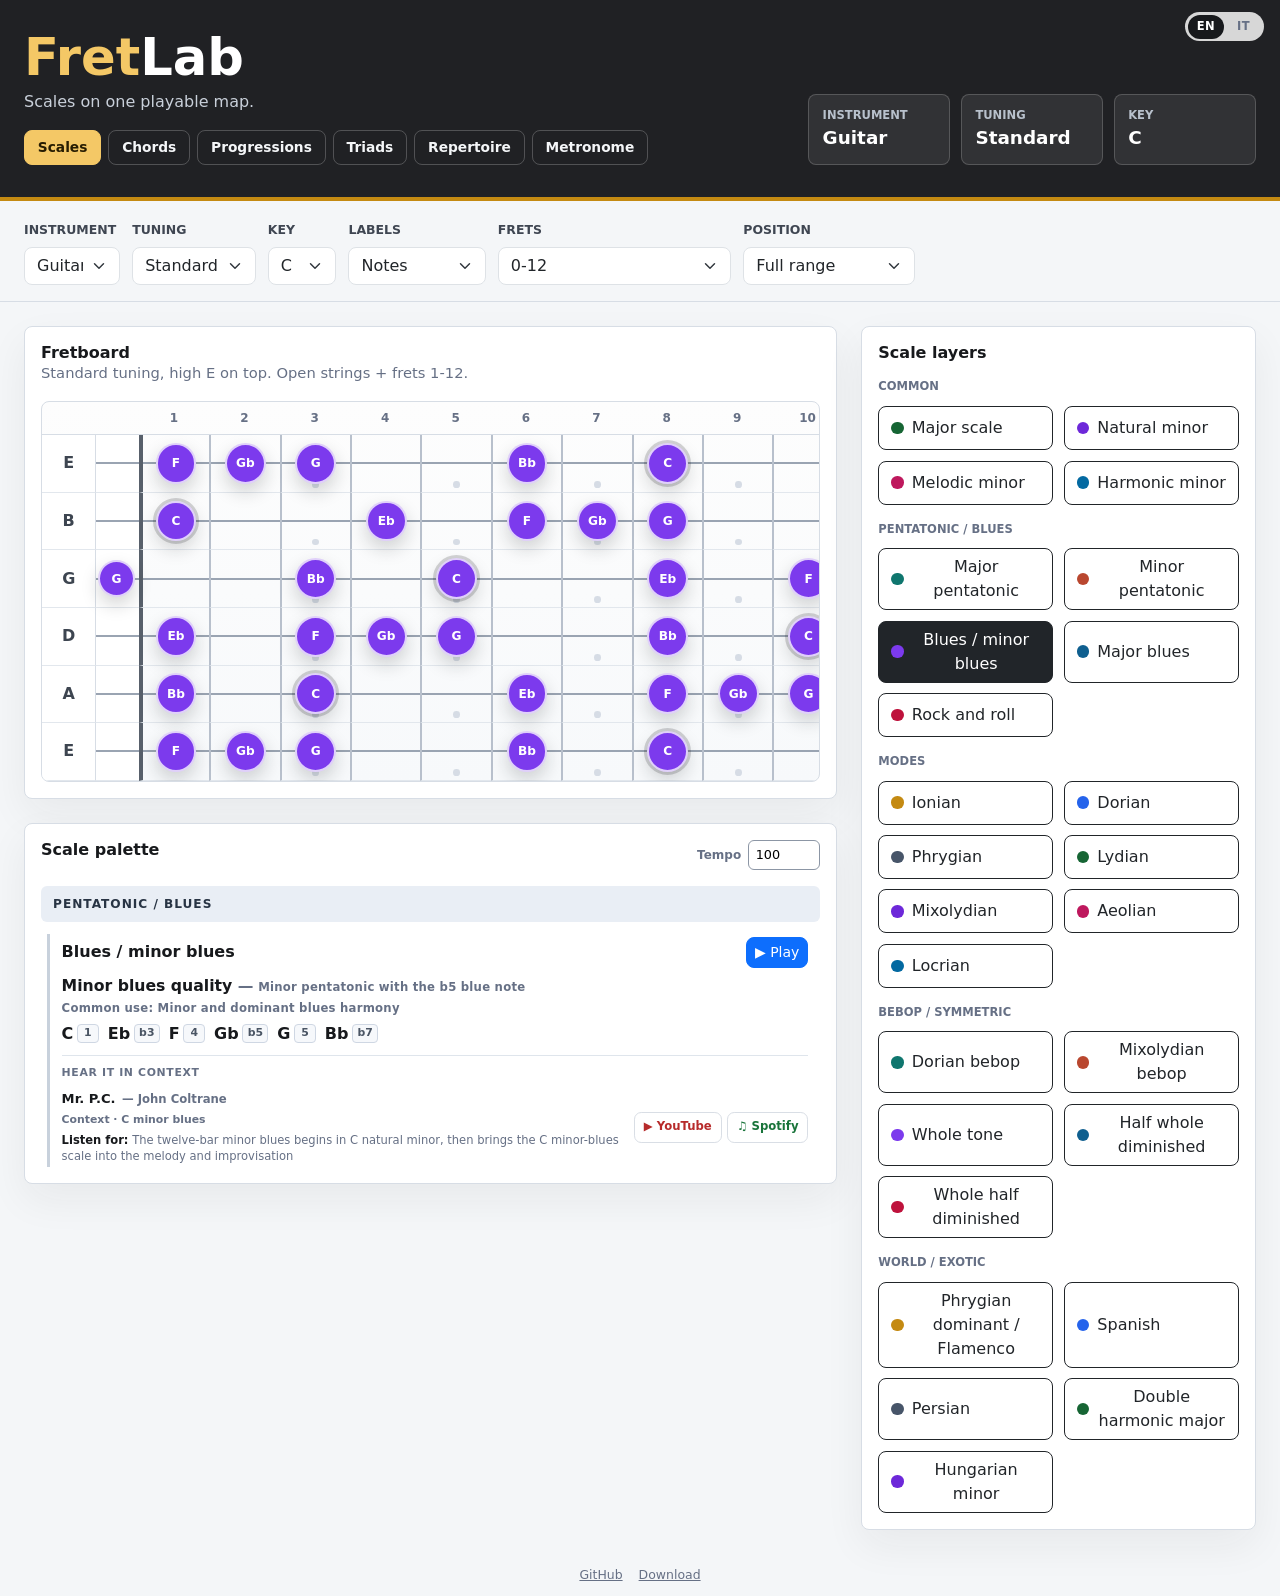
<file: index.html>
<!doctype html>
<html lang="en">
  <head>
    <meta charset="utf-8">
    <meta name="viewport" content="width=device-width, initial-scale=1">
    <title>FretLab - Scales</title>
    <link href="assets/bootstrap.min.css" rel="stylesheet">
    <link href="assets/app.css" rel="stylesheet">
  </head>
  <body data-tool="scales">
    <main class="app-shell">
      <header class="app-header">
        <div class="container-fluid px-3 px-lg-4">
          <div class="d-flex flex-column flex-lg-row align-items-lg-end justify-content-between gap-3">
            <div>
              <h1 class="app-title mb-2"><span class="title-accent">Fret</span>Lab</h1>
              <p class="app-subtitle mb-3">Scales on one playable map.</p>
              <nav class="tool-nav" aria-label="FretLab tools">
                <a class="tool-nav-link is-active" href="index.html">Scales</a>
                <a class="tool-nav-link" href="chords.html">Chords</a>
                <a class="tool-nav-link" href="progressions.html">Progressions</a>
                <a class="tool-nav-link" href="triads.html">Triads</a>
                <a class="tool-nav-link" href="repertoire.html">Repertoire</a>
                <a class="tool-nav-link" href="metronome.html">Metronome</a>
              </nav>
            </div>
            <div class="session-strip session-strip--compact" aria-label="Current session">
              <div>
                <span class="session-label">Instrument</span>
                <strong id="sessionInstrument">Guitar</strong>
              </div>
              <div>
                <span class="session-label">Tuning</span>
                <strong id="sessionTuning">Standard</strong>
              </div>
              <div>
                <span class="session-label">Key</span>
                <strong id="sessionKey">C</strong>
              </div>
            </div>
          </div>
        </div>
      </header>

      <section class="control-bar">
        <div class="container-fluid px-3 px-lg-4">
          <div class="controls-grid">
            <div class="control-field">
              <label for="instrumentSelect" class="form-label">Instrument</label>
              <select id="instrumentSelect" class="form-select"></select>
            </div>
            <div class="control-field">
              <label for="tuningSelect" class="form-label">Tuning</label>
              <select id="tuningSelect" class="form-select"></select>
            </div>
            <div class="control-field">
              <label for="keySelect" class="form-label">Key</label>
              <select id="keySelect" class="form-select"></select>
            </div>
            <div class="control-field">
              <label for="labelMode" class="form-label">Labels</label>
              <select id="labelMode" class="form-select">
                <option value="notes">Notes</option>
                <option value="intervals">Intervals</option>
              </select>
            </div>
            <div class="control-field">
              <label for="fretCount" class="form-label">Frets</label>
              <select id="fretCount" class="form-select">
                <option value="12">0-12</option>
                <option value="15">0-15</option>
                <option value="17">0-17</option>
                <option value="20">0-20</option>
                <option value="24">0-24</option>
              </select>
            </div>
            <div class="control-field control-field--position">
              <label for="positionSelect" class="form-label">Position</label>
              <select id="positionSelect" class="form-select"></select>
            </div>
          </div>
        </div>
      </section>

      <section class="container-fluid px-3 px-lg-4 py-4">
        <div class="row g-4">
          <div class="col-12 col-xl-8">
            <section class="panel" aria-labelledby="fretboardTitle">
              <div class="panel-heading">
                <div>
                  <h2 id="fretboardTitle" class="panel-title">Fretboard</h2>
                  <p id="fretboardSummary" class="panel-copy mb-0">Standard tuning, high E on top.</p>
                </div>
              </div>
              <div class="fretboard-scroll" tabindex="0">
                <div id="fretboard" class="fretboard"></div>
              </div>
            </section>

            <section id="scalePalettePanel" class="panel mt-4" aria-labelledby="scaleTitle" hidden>
              <div class="panel-heading">
                <div>
                  <h2 id="scaleTitle" class="panel-title">Scale palette</h2>
                </div>
                <div class="playback-controls">
                  <label for="playbackTempo">Tempo</label>
                  <input id="playbackTempo" type="number" min="40" max="240" step="1" value="100">
                </div>
              </div>
              <p id="playbackStatus" class="playback-status" role="status" aria-live="polite"></p>
              <div id="scalePaletteList" class="detail-list"></div>
            </section>
          </div>

          <div class="col-12 col-xl-4">
            <section class="panel" aria-labelledby="layersTitle">
              <div class="panel-heading">
                <div>
                  <h2 id="layersTitle" class="panel-title">Scale layers</h2>
                </div>
              </div>
              <div id="scaleLayerGrid" class="layer-grid"></div>
            </section>
          </div>
        </div>
      </section>

      <footer class="app-footer">
        <a href="https://github.com/simoz/fretlab">GitHub</a>
        <a href="https://github.com/simoz/fretlab/archive/refs/heads/main.zip" download>Download</a>
      </footer>
    </main>

    <script src="assets/i18n.js" defer></script>
    <script src="assets/i18n-examples.js" defer></script>
    <script src="assets/data.js" defer></script>
    <script src="assets/audio.js" defer></script>
    <script src="assets/app.js" defer></script>
  </body>
</html>
</file>
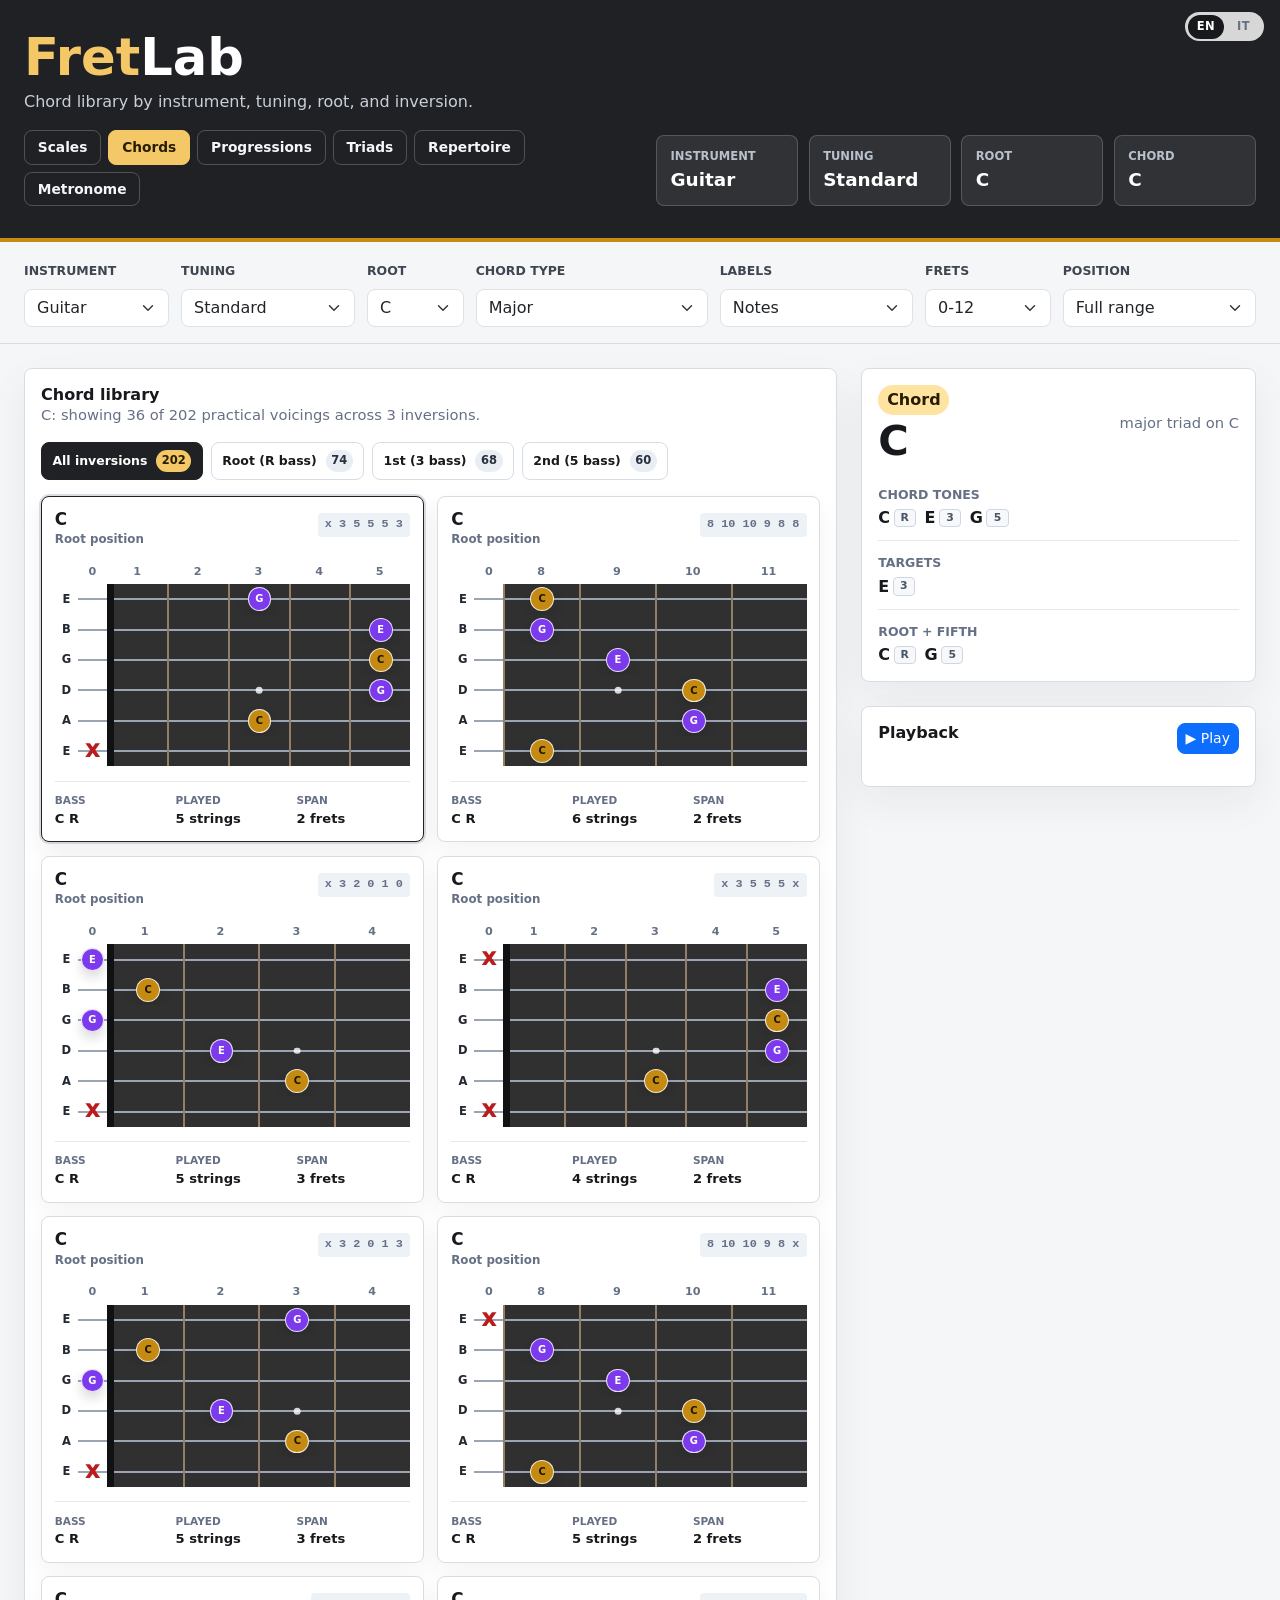
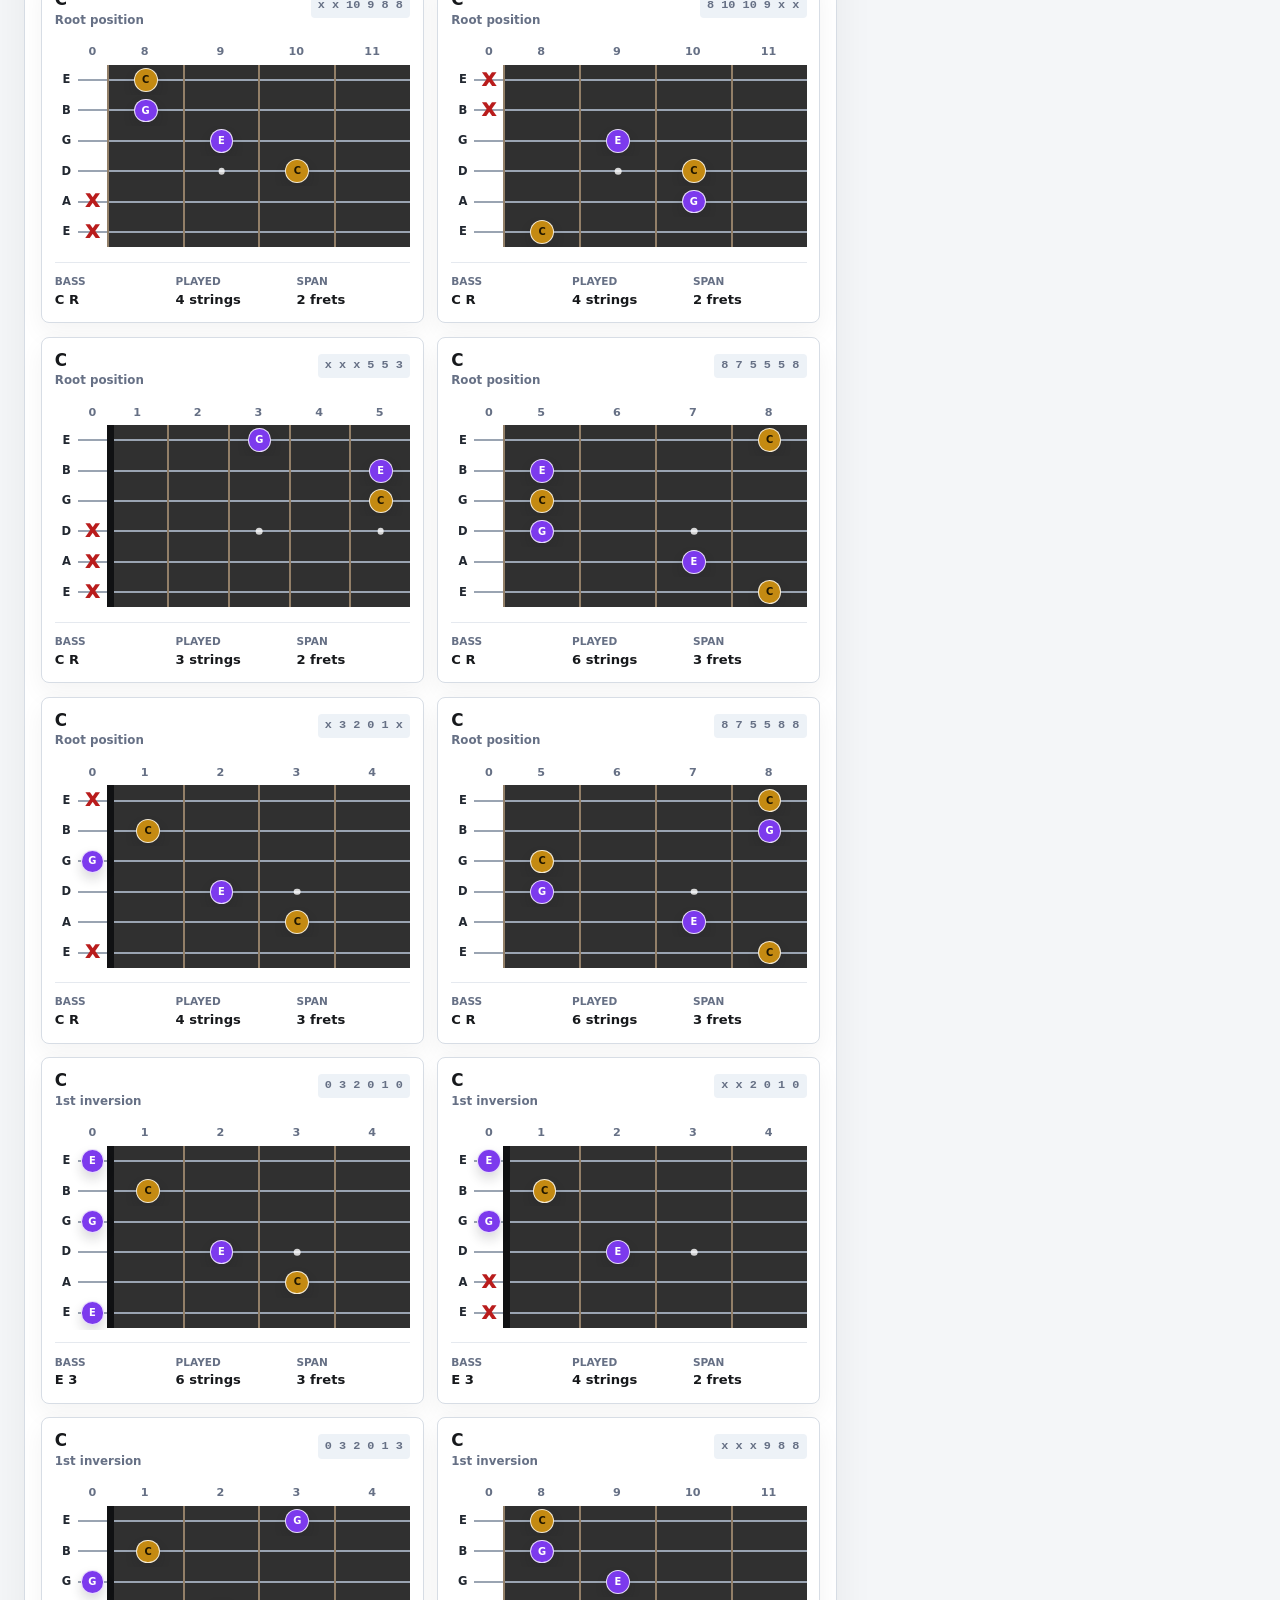
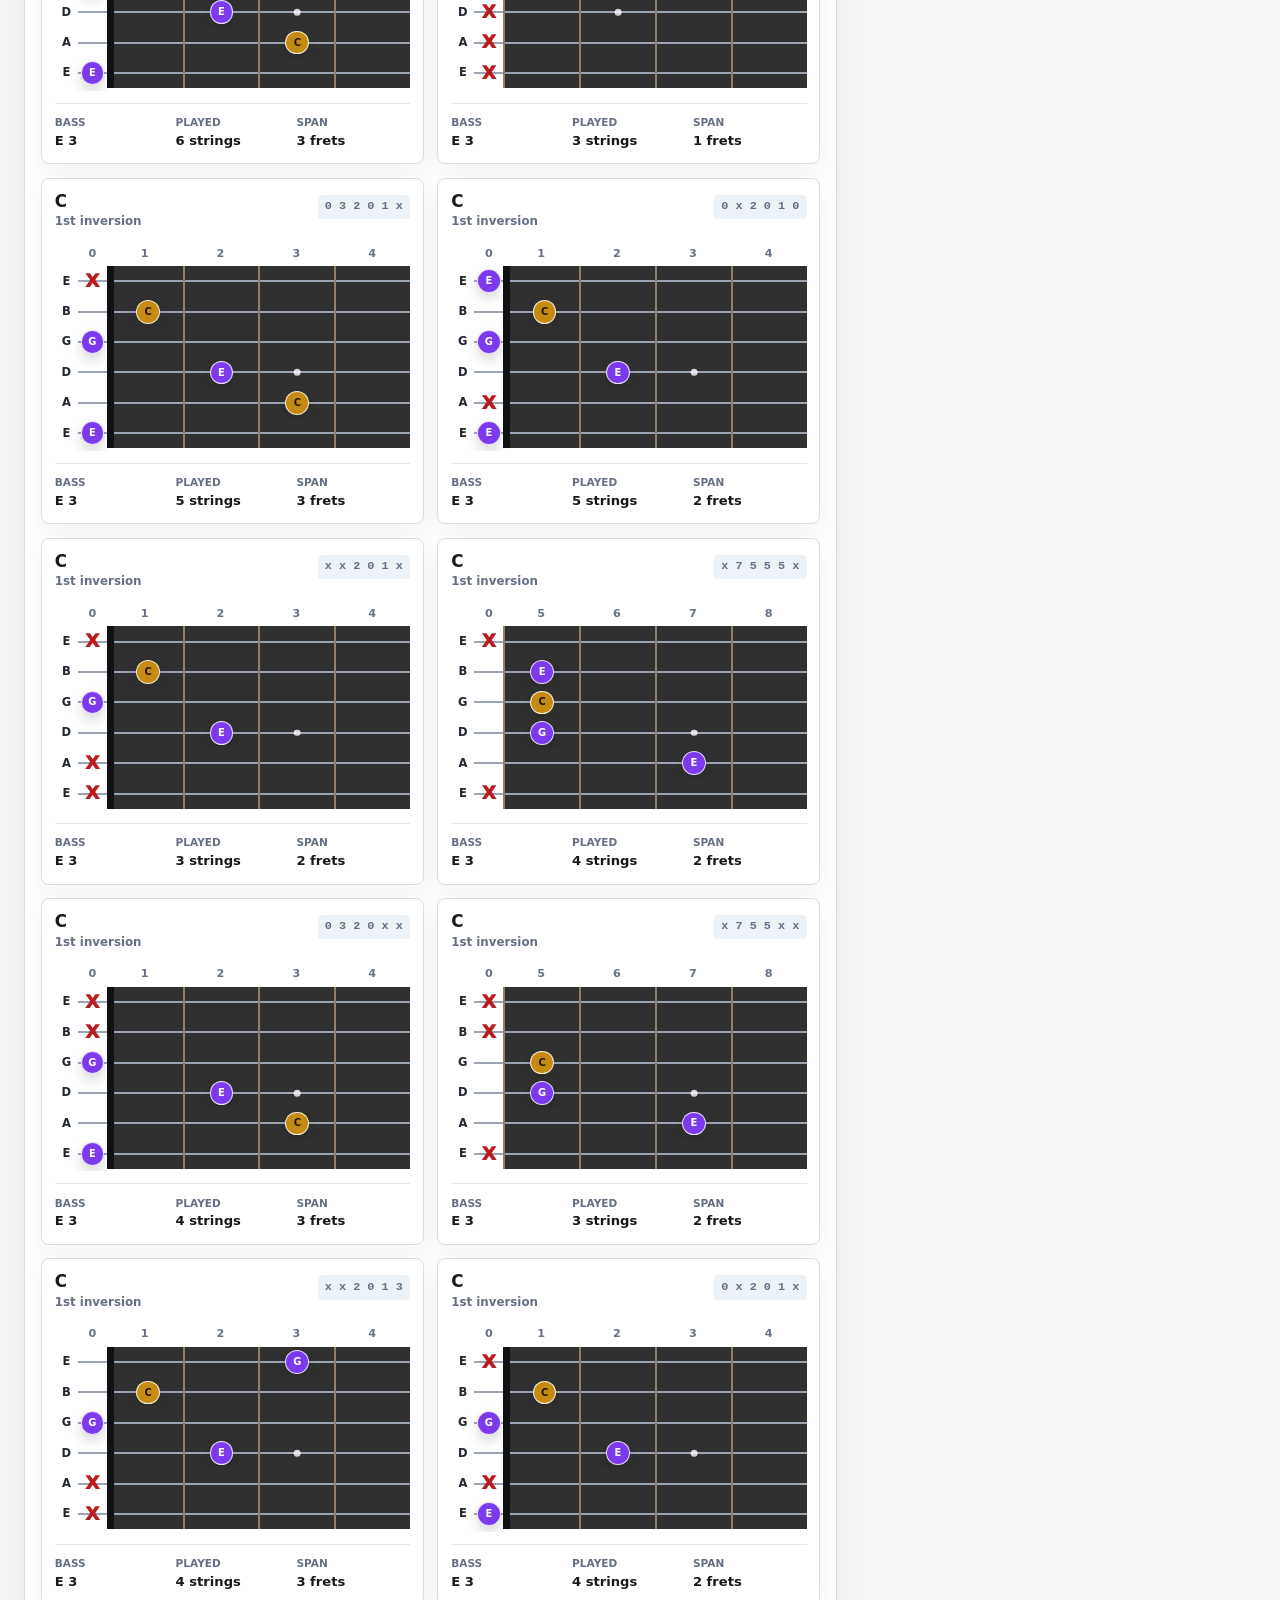
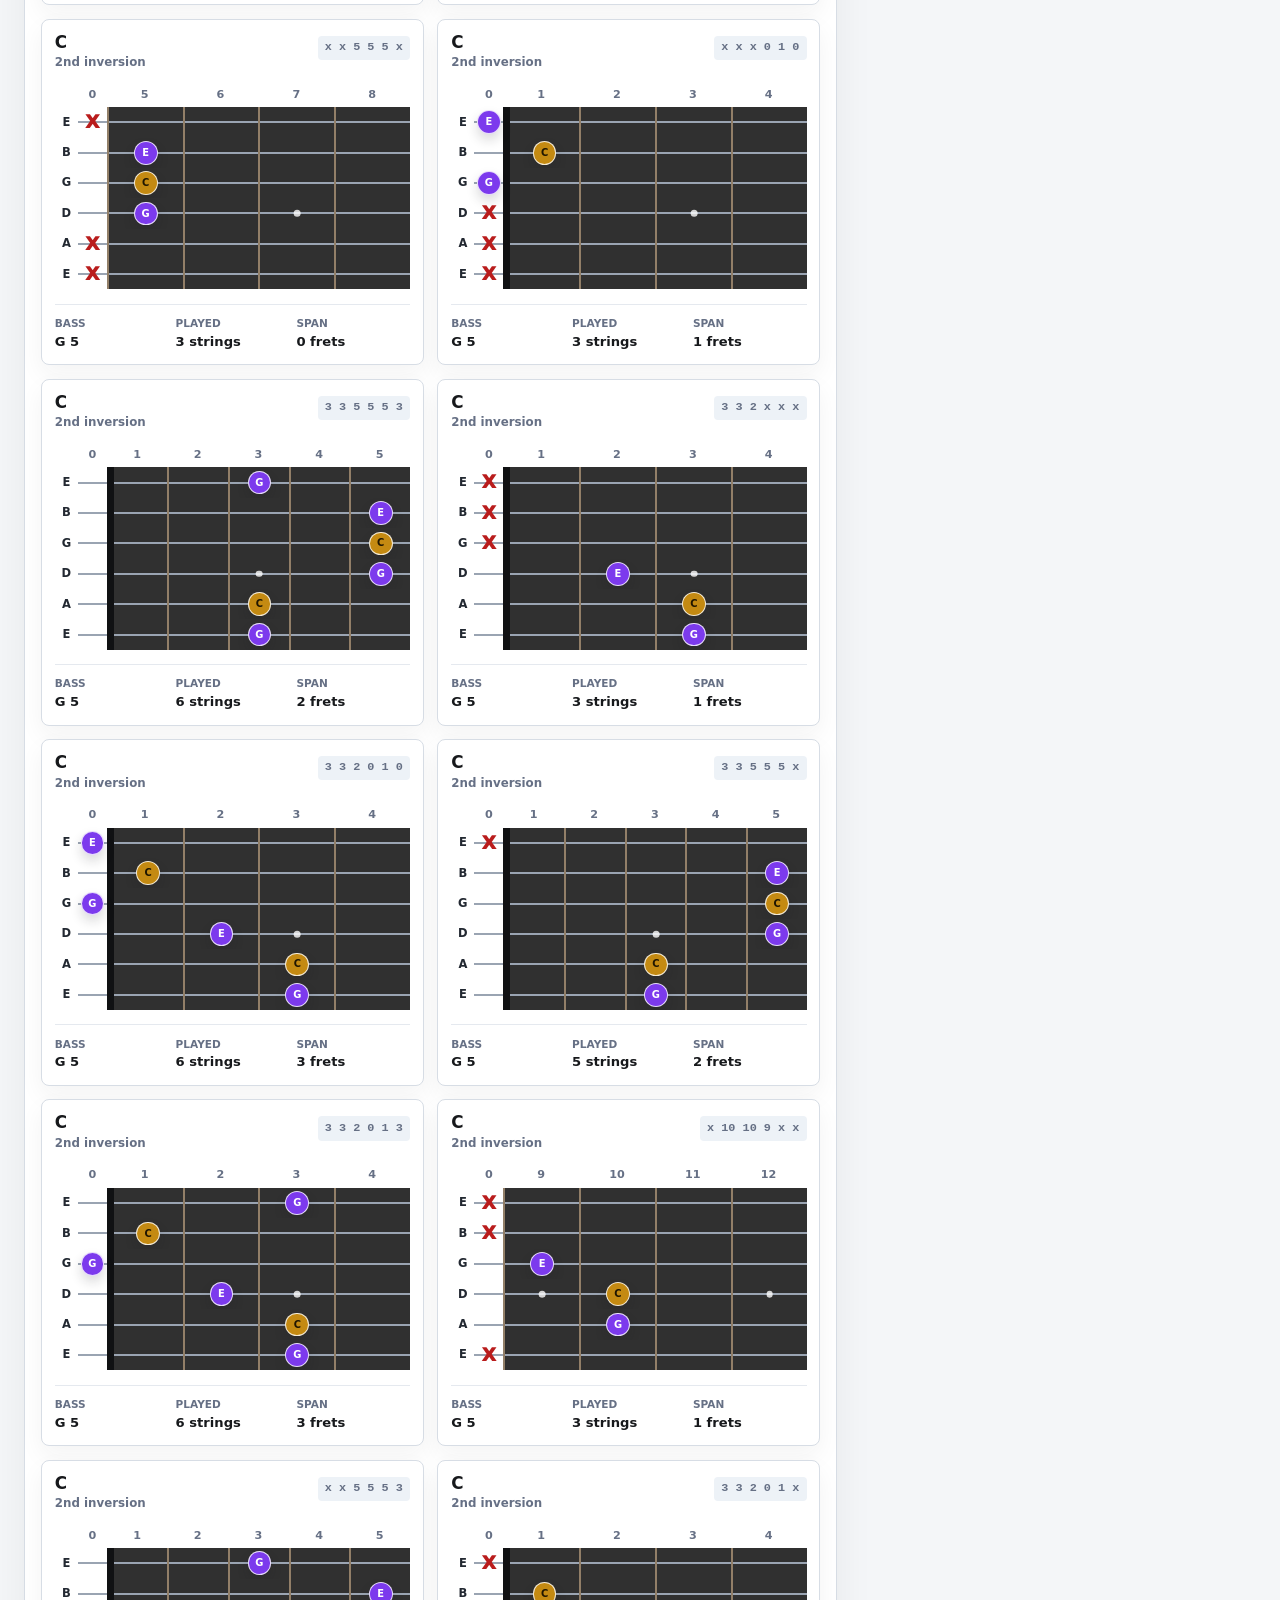
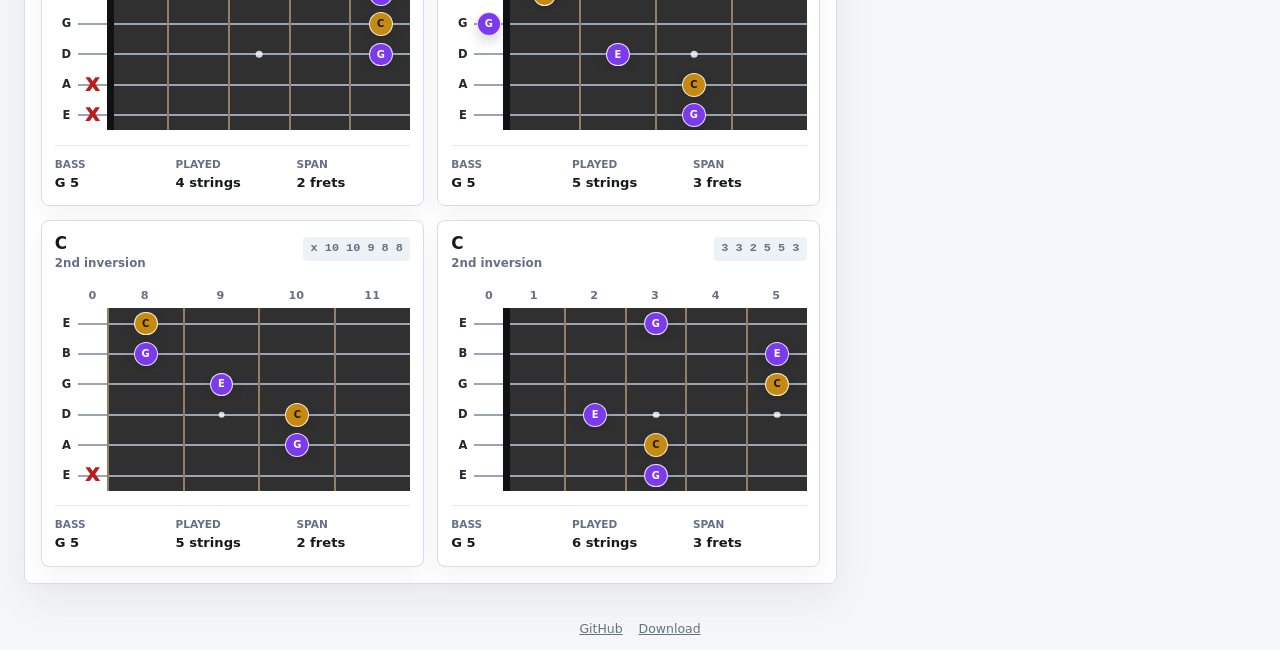
<file: chords.html>
<!doctype html>
<html lang="en">
  <head>
    <meta charset="utf-8">
    <meta name="viewport" content="width=device-width, initial-scale=1">
    <title>FretLab - Chords</title>
    <link href="assets/bootstrap.min.css" rel="stylesheet">
    <link href="assets/app.css" rel="stylesheet">
  </head>
  <body data-tool="chords">
    <main class="app-shell">
      <header class="app-header">
        <div class="container-fluid px-3 px-lg-4">
          <div class="d-flex flex-column flex-lg-row align-items-lg-end justify-content-between gap-3">
            <div>
              <h1 class="app-title mb-2"><span class="title-accent">Fret</span>Lab</h1>
              <p class="app-subtitle mb-3">Chord library by instrument, tuning, root, and inversion.</p>
              <nav class="tool-nav" aria-label="FretLab tools">
                <a class="tool-nav-link" href="index.html">Scales</a>
                <a class="tool-nav-link is-active" href="chords.html">Chords</a>
                <a class="tool-nav-link" href="progressions.html">Progressions</a>
                <a class="tool-nav-link" href="triads.html">Triads</a>
                <a class="tool-nav-link" href="repertoire.html">Repertoire</a>
                <a class="tool-nav-link" href="metronome.html">Metronome</a>
              </nav>
            </div>
            <div class="session-strip session-strip--chords" aria-label="Current session">
              <div>
                <span class="session-label">Instrument</span>
                <strong id="sessionInstrument">Guitar</strong>
              </div>
              <div>
                <span class="session-label">Tuning</span>
                <strong id="sessionTuning">Standard</strong>
              </div>
              <div>
                <span class="session-label">Root</span>
                <strong id="sessionKey">C</strong>
              </div>
              <div>
                <span class="session-label">Chord</span>
                <strong id="sessionChord">C</strong>
              </div>
            </div>
          </div>
        </div>
      </header>

      <section class="control-bar">
        <div class="container-fluid px-3 px-lg-4">
          <div class="controls-grid">
            <div class="control-field">
              <label for="instrumentSelect" class="form-label">Instrument</label>
              <select id="instrumentSelect" class="form-select"></select>
            </div>
            <div class="control-field">
              <label for="tuningSelect" class="form-label">Tuning</label>
              <select id="tuningSelect" class="form-select"></select>
            </div>
            <div class="control-field">
              <label for="keySelect" class="form-label">Root</label>
              <select id="keySelect" class="form-select"></select>
            </div>
            <div class="control-field control-field--wide">
              <label for="chordQualitySelect" class="form-label">Chord type</label>
              <select id="chordQualitySelect" class="form-select"></select>
            </div>
            <div class="control-field">
              <label for="labelMode" class="form-label">Labels</label>
              <select id="labelMode" class="form-select">
                <option value="notes">Notes</option>
                <option value="intervals">Intervals</option>
              </select>
            </div>
            <div class="control-field">
              <label for="fretCount" class="form-label">Frets</label>
              <select id="fretCount" class="form-select">
                <option value="12">0-12</option>
                <option value="15">0-15</option>
                <option value="17">0-17</option>
                <option value="20">0-20</option>
                <option value="24">0-24</option>
              </select>
            </div>
            <div class="control-field control-field--position">
              <label for="positionSelect" class="form-label">Position</label>
              <select id="positionSelect" class="form-select"></select>
            </div>
          </div>
        </div>
      </section>

      <section class="container-fluid px-3 px-lg-4 py-4">
        <div class="row g-4">
          <div class="col-12 col-xl-8">
            <section class="panel" aria-labelledby="chordLibraryTitle">
              <div class="panel-heading">
                <div>
                  <h2 id="chordLibraryTitle" class="panel-title">Chord library</h2>
                  <p id="chordLibrarySummary" class="panel-copy mb-0"></p>
                </div>
              </div>
              <div id="chordInversionFilters" class="chord-inversion-filters" aria-label="Inversion filter"></div>
              <div id="chordLibraryGrid" class="chord-library-grid"></div>
              <p id="chordLibraryEmpty" class="empty-state mb-0" hidden>No practical voicings found for this selection.</p>
            </section>
          </div>

          <div class="col-12 col-xl-4">
            <section class="panel" aria-label="Chord details">
              <div class="current-chord">
                <div>
                  <span id="currentRoman" class="roman-badge">Chord</span>
                  <strong id="currentChordName">C</strong>
                </div>
                <p id="currentChordFunction" class="panel-copy mb-0"></p>
              </div>
              <div class="detail-list mt-4">
                <div>
                  <span>Chord tones</span>
                  <strong id="chordToneList"></strong>
                </div>
                <div>
                  <span>Targets</span>
                  <strong id="targetNoteList"></strong>
                </div>
                <div>
                  <span>Root + fifth</span>
                  <strong id="rootFifthList"></strong>
                </div>
              </div>
            </section>

            <section class="panel mt-4" aria-labelledby="chordPlaybackTitle">
              <div class="panel-heading">
                <div>
                  <h2 id="chordPlaybackTitle" class="panel-title">Playback</h2>
                </div>
                <button id="playCurrentChord" type="button" class="btn btn-primary btn-sm playback-button" aria-pressed="false" disabled>▶ Play</button>
              </div>
              <p id="playbackStatus" class="playback-status" role="status" aria-live="polite"></p>
            </section>
          </div>
        </div>
      </section>

      <footer class="app-footer">
        <a href="https://github.com/simoz/fretlab">GitHub</a>
        <a href="https://github.com/simoz/fretlab/archive/refs/heads/main.zip" download>Download</a>
      </footer>
    </main>

    <script src="assets/i18n.js" defer></script>
    <script src="assets/data.js" defer></script>
    <script src="assets/audio.js" defer></script>
    <script src="assets/app.js" defer></script>
  </body>
</html>
</file>
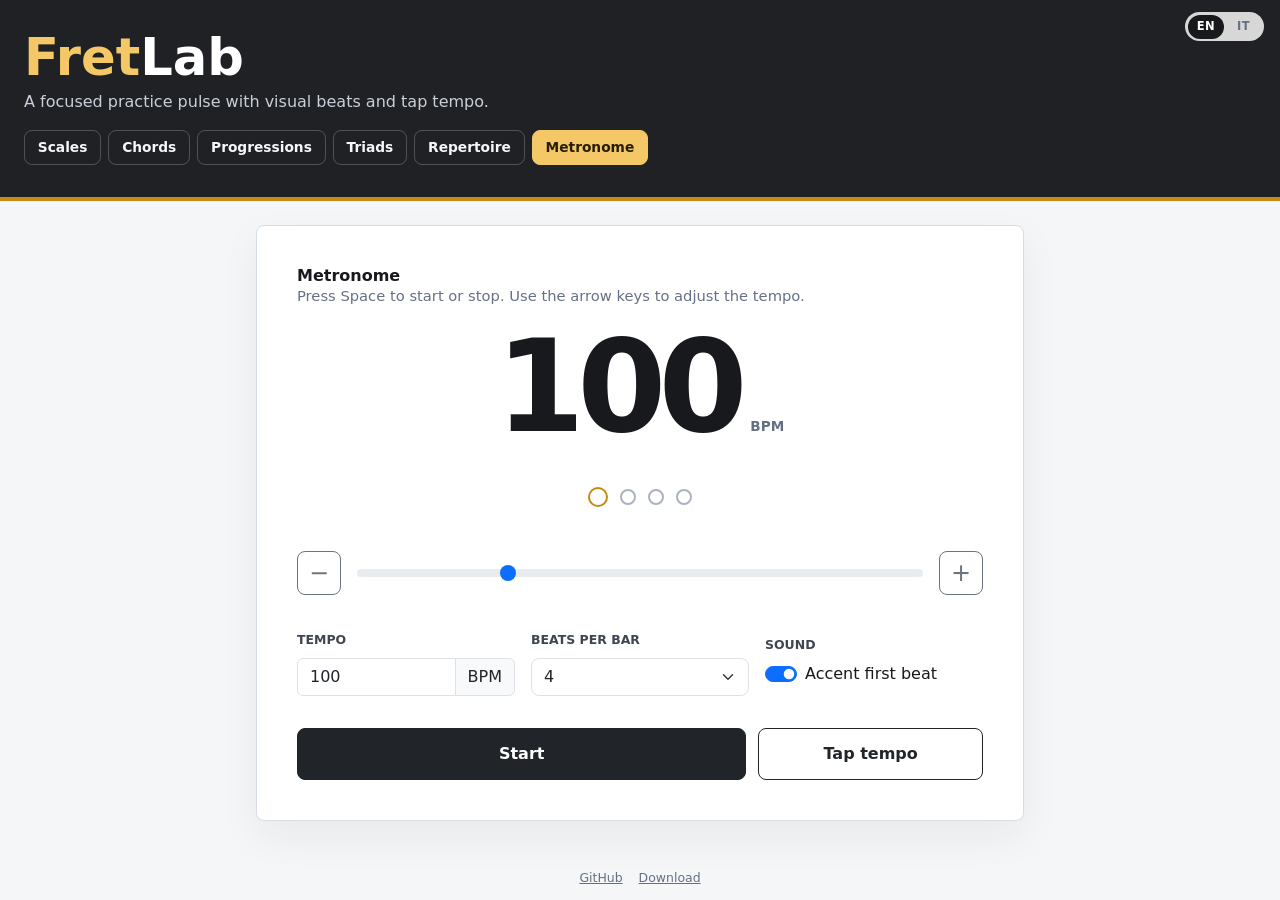
<file: metronome.html>
<!doctype html>
<html lang="en">
  <head>
    <meta charset="utf-8">
    <meta name="viewport" content="width=device-width, initial-scale=1">
    <title>FretLab - Metronome</title>
    <link href="assets/bootstrap.min.css" rel="stylesheet">
    <link href="assets/app.css" rel="stylesheet">
  </head>
  <body data-tool="metronome">
    <main class="app-shell">
      <header class="app-header">
        <div class="container-fluid px-3 px-lg-4">
          <div>
            <h1 class="app-title mb-2"><span class="title-accent">Fret</span>Lab</h1>
            <p class="app-subtitle mb-3">A focused practice pulse with visual beats and tap tempo.</p>
            <nav class="tool-nav" aria-label="FretLab tools">
              <a class="tool-nav-link" href="index.html">Scales</a>
              <a class="tool-nav-link" href="chords.html">Chords</a>
              <a class="tool-nav-link" href="progressions.html">Progressions</a>
              <a class="tool-nav-link" href="triads.html">Triads</a>
              <a class="tool-nav-link" href="repertoire.html">Repertoire</a>
              <a class="tool-nav-link is-active" href="metronome.html">Metronome</a>
            </nav>
          </div>
        </div>
      </header>

      <section class="container-fluid px-3 px-lg-4 py-4">
        <section class="panel metronome-panel" aria-labelledby="metronomeTitle">
          <div class="panel-heading">
            <div>
              <h2 id="metronomeTitle" class="panel-title">Metronome</h2>
              <p class="panel-copy mb-0">Press Space to start or stop. Use the arrow keys to adjust the tempo.</p>
            </div>
          </div>

          <div class="metronome-display" aria-live="polite">
            <output id="bpmValue" for="bpmRange bpmInput">100</output>
            <span>BPM</span>
          </div>

          <div id="beatIndicators" class="beat-indicators" aria-label="Beat 1 of 4"></div>

          <div class="metronome-controls">
            <button id="decreaseBpm" class="btn btn-outline-secondary tempo-step" type="button" aria-label="Decrease tempo">−</button>
            <input id="bpmRange" class="form-range" type="range" min="30" max="300" value="100" aria-label="Tempo in beats per minute">
            <button id="increaseBpm" class="btn btn-outline-secondary tempo-step" type="button" aria-label="Increase tempo">+</button>
          </div>

          <div class="metronome-settings">
            <div class="control-field">
              <label for="bpmInput" class="form-label">Tempo</label>
              <div class="input-group">
                <input id="bpmInput" class="form-control" type="number" min="30" max="300" value="100" inputmode="numeric">
                <span class="input-group-text">BPM</span>
              </div>
            </div>
            <div class="control-field">
              <label for="beatsPerBar" class="form-label">Beats per bar</label>
              <select id="beatsPerBar" class="form-select">
                <option value="2">2</option>
                <option value="3">3</option>
                <option value="4" selected>4</option>
                <option value="5">5</option>
                <option value="6">6</option>
                <option value="7">7</option>
              </select>
            </div>
            <div class="control-field metronome-accent-field">
              <span class="form-label">Sound</span>
              <div class="form-check form-switch">
                <input id="accentFirstBeat" class="form-check-input" type="checkbox" role="switch" checked>
                <label class="form-check-label" for="accentFirstBeat">Accent first beat</label>
              </div>
            </div>
          </div>

          <div class="metronome-actions">
            <button id="toggleMetronome" class="btn btn-dark metronome-start" type="button" aria-pressed="false">Start</button>
            <button id="tapTempo" class="btn btn-outline-dark" type="button">Tap tempo</button>
          </div>
          <p id="metronomeStatus" class="visually-hidden" role="status">Metronome stopped</p>
        </section>
      </section>

      <footer class="app-footer">
        <a href="https://github.com/simoz/fretlab">GitHub</a>
        <a href="https://github.com/simoz/fretlab/archive/refs/heads/main.zip" download>Download</a>
      </footer>
    </main>

    <script src="assets/i18n.js" defer></script>
    <script src="assets/metronome.js" defer></script>
  </body>
</html>
</file>
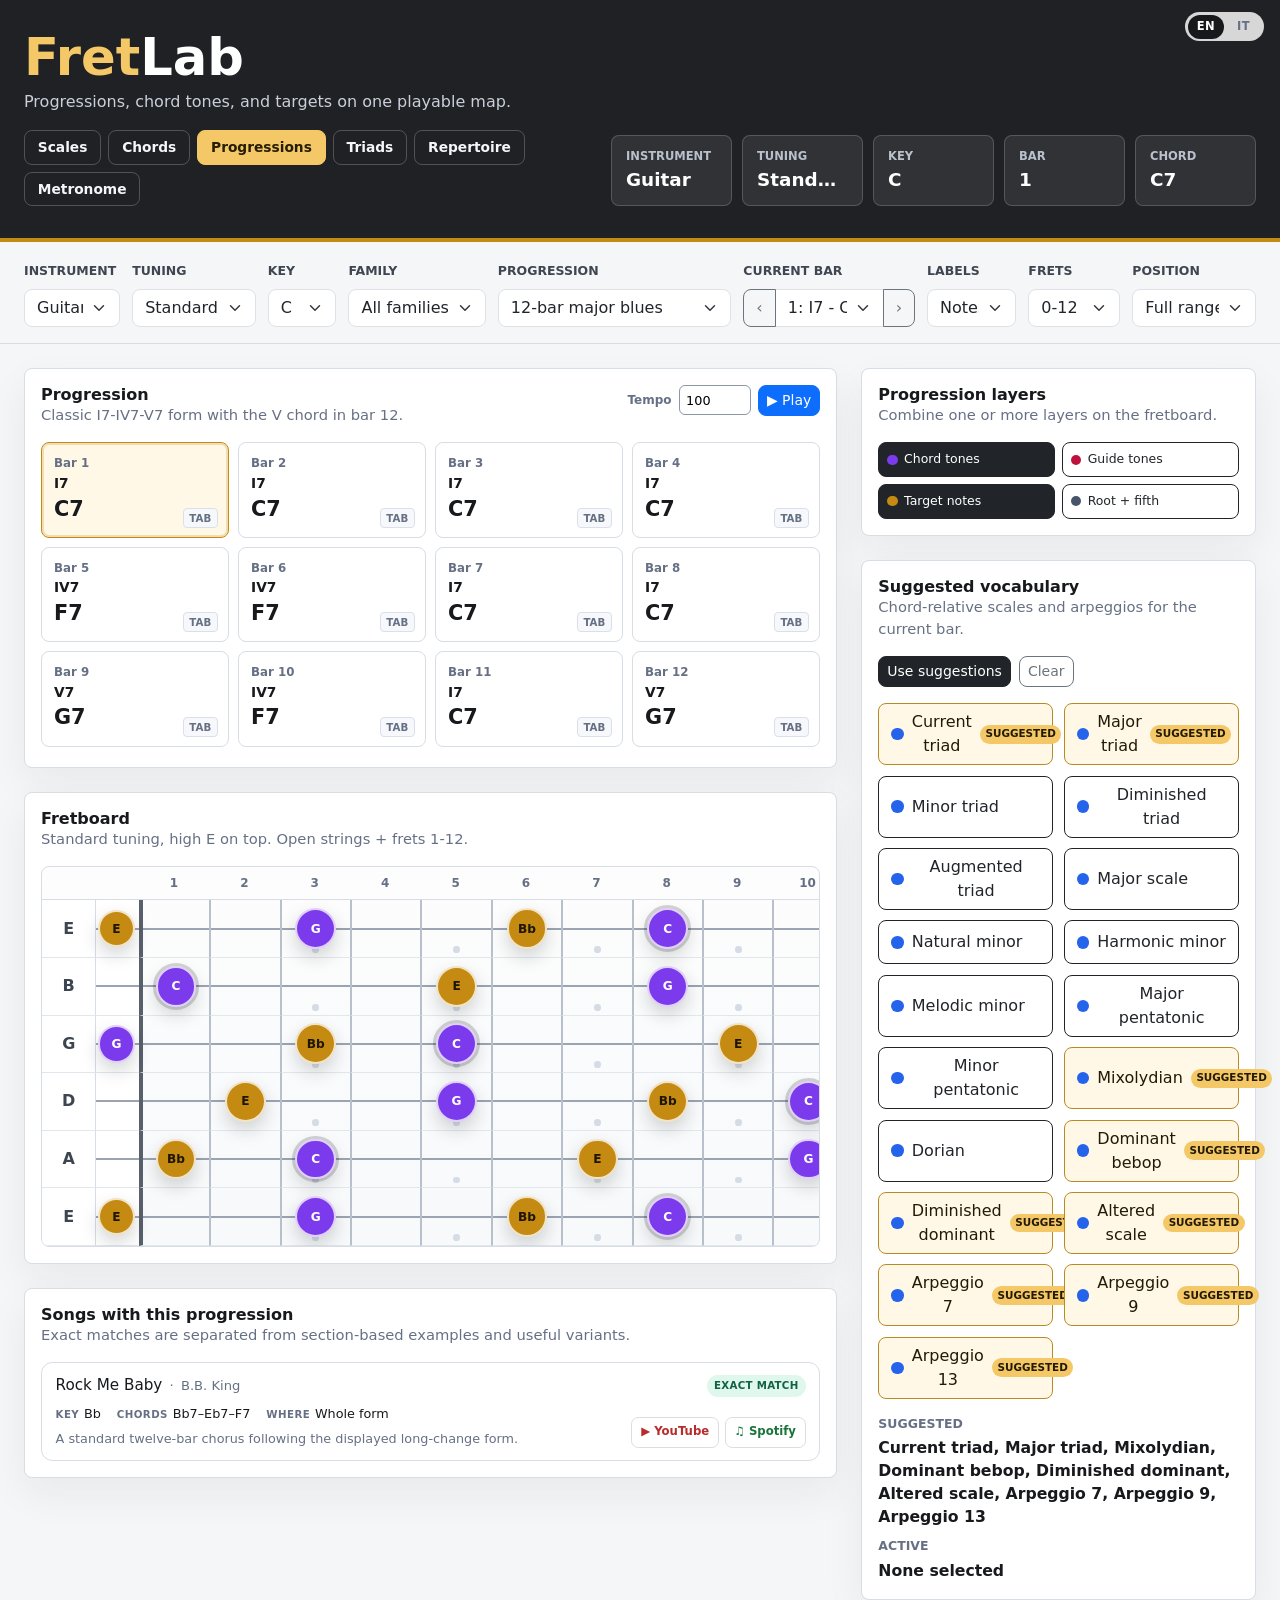
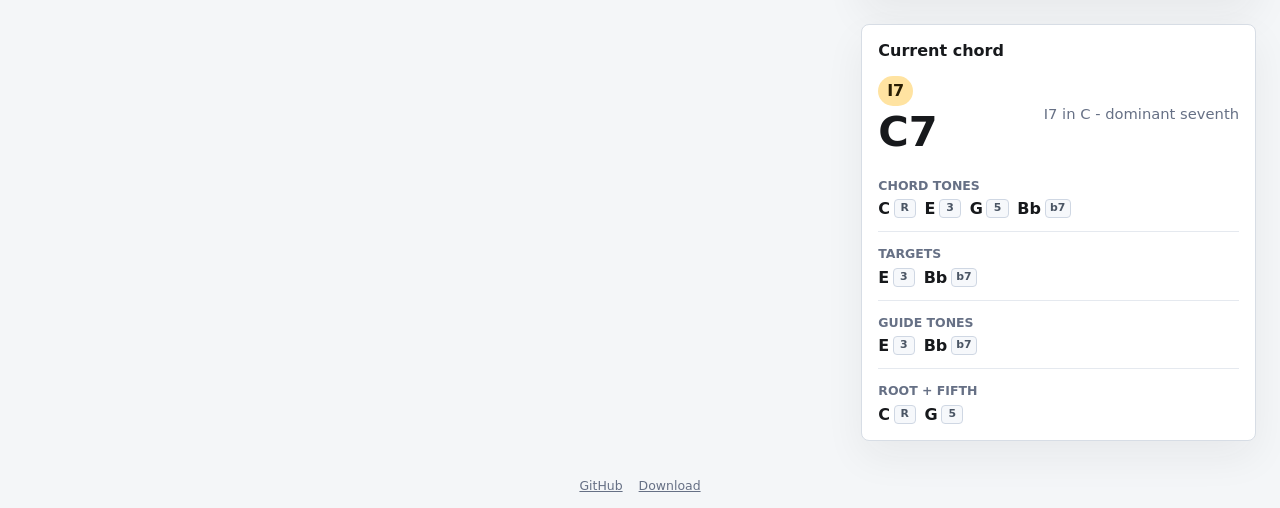
<file: progressions.html>
<!doctype html>
<html lang="en">
  <head>
    <meta charset="utf-8">
    <meta name="viewport" content="width=device-width, initial-scale=1">
    <title>FretLab - Progressions</title>
    <link href="assets/bootstrap.min.css" rel="stylesheet">
    <link href="assets/app.css?v=progression-examples" rel="stylesheet">
  </head>
  <body data-tool="progressions">
    <main class="app-shell">
      <header class="app-header">
        <div class="container-fluid px-3 px-lg-4">
          <div class="d-flex flex-column flex-lg-row align-items-lg-end justify-content-between gap-3">
            <div>
              <h1 class="app-title mb-2"><span class="title-accent">Fret</span>Lab</h1>
              <p class="app-subtitle mb-3">Progressions, chord tones, and targets on one playable map.</p>
              <nav class="tool-nav" aria-label="FretLab tools">
                <a class="tool-nav-link" href="index.html">Scales</a>
                <a class="tool-nav-link" href="chords.html">Chords</a>
                <a class="tool-nav-link is-active" href="progressions.html">Progressions</a>
                <a class="tool-nav-link" href="triads.html">Triads</a>
                <a class="tool-nav-link" href="repertoire.html">Repertoire</a>
                <a class="tool-nav-link" href="metronome.html">Metronome</a>
              </nav>
            </div>
            <div class="session-strip" aria-label="Current session">
              <div>
                <span class="session-label">Instrument</span>
                <strong id="sessionInstrument">Guitar</strong>
              </div>
              <div>
                <span class="session-label">Tuning</span>
                <strong id="sessionTuning">Standard</strong>
              </div>
              <div>
                <span class="session-label">Key</span>
                <strong id="sessionKey">C</strong>
              </div>
              <div>
                <span class="session-label">Bar</span>
                <strong id="sessionBar">1</strong>
              </div>
              <div>
                <span class="session-label">Chord</span>
                <strong id="sessionChord">C7</strong>
              </div>
            </div>
          </div>
        </div>
      </header>

      <section class="control-bar">
        <div class="container-fluid px-3 px-lg-4">
          <div class="controls-grid">
            <div class="control-field">
              <label for="instrumentSelect" class="form-label">Instrument</label>
              <select id="instrumentSelect" class="form-select"></select>
            </div>
            <div class="control-field">
              <label for="tuningSelect" class="form-label">Tuning</label>
              <select id="tuningSelect" class="form-select"></select>
            </div>
            <div class="control-field">
              <label for="keySelect" class="form-label">Key</label>
              <select id="keySelect" class="form-select"></select>
            </div>
            <div class="control-field control-field--family">
              <label for="progressionFamily" class="form-label">Family</label>
              <select id="progressionFamily" class="form-select"></select>
            </div>
            <div class="control-field control-field--wide">
              <label for="progressionSelect" class="form-label">Progression</label>
              <select id="progressionSelect" class="form-select"></select>
            </div>
            <div class="control-field control-field--bar">
              <label for="barSelect" class="form-label">Current bar</label>
              <div class="input-group">
                <button id="prevBar" class="btn btn-outline-secondary" type="button" aria-label="Previous bar" title="Previous bar">&lsaquo;</button>
                <select id="barSelect" class="form-select"></select>
                <button id="nextBar" class="btn btn-outline-secondary" type="button" aria-label="Next bar" title="Next bar">&rsaquo;</button>
              </div>
            </div>
            <div class="control-field">
              <label for="labelMode" class="form-label">Labels</label>
              <select id="labelMode" class="form-select">
                <option value="notes">Notes</option>
                <option value="intervals">Intervals</option>
              </select>
            </div>
            <div class="control-field">
              <label for="fretCount" class="form-label">Frets</label>
              <select id="fretCount" class="form-select">
                <option value="12">0-12</option>
                <option value="15">0-15</option>
                <option value="17">0-17</option>
                <option value="20">0-20</option>
                <option value="24">0-24</option>
              </select>
            </div>
            <div class="control-field control-field--position">
              <label for="positionSelect" class="form-label">Position</label>
              <select id="positionSelect" class="form-select"></select>
            </div>
          </div>
        </div>
      </section>

      <section class="container-fluid px-3 px-lg-4 py-4">
        <div class="row g-4">
          <div class="col-12 col-xl-8">
            <section class="panel mb-4" aria-labelledby="progressionTitle">
              <div class="panel-heading">
                <div>
                  <h2 id="progressionTitle" class="panel-title">Progression</h2>
                  <p id="progressionSummary" class="panel-copy mb-0"></p>
                </div>
                <div class="playback-controls">
                  <label for="playbackTempo">Tempo</label>
                  <input id="playbackTempo" type="number" min="40" max="240" step="1" value="100" aria-label="Tempo in beats per minute">
                  <button id="playProgression" type="button" class="btn btn-primary btn-sm playback-button" aria-pressed="false">▶ Play</button>
                </div>
              </div>
              <p id="playbackStatus" class="playback-status" role="status" aria-live="polite"></p>
              <div id="progressionGrid" class="progression-grid"></div>
            </section>

            <section class="panel mb-4" aria-labelledby="fretboardTitle">
              <div class="panel-heading">
                <div>
                  <h2 id="fretboardTitle" class="panel-title">Fretboard</h2>
                  <p id="fretboardSummary" class="panel-copy mb-0">Standard tuning, high E on top.</p>
                </div>
              </div>
              <div class="fretboard-scroll" tabindex="0">
                <div id="fretboard" class="fretboard"></div>
              </div>
            </section>

            <section class="panel" aria-labelledby="progressionExamplesTitle">
              <div class="panel-heading">
                <div>
                  <h2 id="progressionExamplesTitle" class="panel-title">Songs with this progression</h2>
                  <p class="panel-copy mb-0">Exact matches are separated from section-based examples and useful variants.</p>
                </div>
              </div>
              <div id="progressionExamples" class="progression-examples"></div>
            </section>
          </div>

          <div class="col-12 col-xl-4">
            <section class="panel mb-4" aria-labelledby="layersTitle">
              <div class="panel-heading">
                <div>
                  <h2 id="layersTitle" class="panel-title">Progression layers</h2>
                  <p class="panel-copy mb-0">Combine one or more layers on the fretboard.</p>
                </div>
              </div>
              <div class="layer-grid progression-layer-grid">
                <input class="btn-check layer-toggle" type="checkbox" id="layerArpeggio" data-layer="arpeggio" checked>
                <label class="btn btn-outline-dark layer-button" for="layerArpeggio">
                  <span class="layer-dot arpeggio"></span>
                  Chord tones
                </label>

                <input class="btn-check layer-toggle" type="checkbox" id="layerGuideTones" data-layer="guideTones">
                <label class="btn btn-outline-dark layer-button" for="layerGuideTones">
                  <span class="layer-dot guide"></span>
                  Guide tones
                </label>

                <input class="btn-check layer-toggle" type="checkbox" id="layerTargets" data-layer="targets" checked>
                <label class="btn btn-outline-dark layer-button" for="layerTargets">
                  <span class="layer-dot target"></span>
                  Target notes
                </label>

                <input class="btn-check layer-toggle" type="checkbox" id="layerRootFifth" data-layer="rootFifth">
                <label class="btn btn-outline-dark layer-button" for="layerRootFifth">
                  <span class="layer-dot root-fifth"></span>
                  Root + fifth
                </label>
              </div>
            </section>

            <section class="panel mb-4" aria-labelledby="vocabularyTitle">
              <div class="panel-heading">
                <div>
                  <h2 id="vocabularyTitle" class="panel-title">Suggested vocabulary</h2>
                  <p class="panel-copy mb-0">Chord-relative scales and arpeggios for the current bar.</p>
                </div>
              </div>
              <div class="vocabulary-actions mb-3">
                <button id="applySuggestions" class="btn btn-dark btn-sm" type="button">Use suggestions</button>
                <button id="clearVocabulary" class="btn btn-outline-secondary btn-sm" type="button">Clear</button>
              </div>
              <div id="vocabularyGrid" class="vocabulary-grid"></div>
              <div class="detail-list detail-list-compact mt-3">
                <div>
                  <span>Suggested</span>
                  <strong id="suggestedVocabularySummary">None</strong>
                </div>
                <div>
                  <span>Active</span>
                  <strong id="vocabularySummary">None selected</strong>
                </div>
              </div>
            </section>

            <section class="panel" aria-labelledby="currentChordTitle">
              <div class="panel-heading">
                <div>
                  <h2 id="currentChordTitle" class="panel-title">Current chord</h2>
                </div>
              </div>
              <div class="current-chord">
                <div>
                  <span id="currentRoman" class="roman-badge">I7</span>
                  <strong id="currentChordName">C7</strong>
                </div>
                <p id="currentChordFunction" class="panel-copy mb-0"></p>
              </div>
              <div class="detail-list mt-4">
                <div>
                  <span>Chord tones</span>
                  <strong id="chordToneList"></strong>
                </div>
                <div>
                  <span>Targets</span>
                  <strong id="targetNoteList"></strong>
                </div>
                <div>
                  <span>Guide tones</span>
                  <strong id="guideToneList"></strong>
                </div>
                <div>
                  <span>Root + fifth</span>
                  <strong id="rootFifthList"></strong>
                </div>
              </div>
            </section>
          </div>
        </div>
      </section>

      <footer class="app-footer">
        <a href="https://github.com/simoz/fretlab">GitHub</a>
        <a href="https://github.com/simoz/fretlab/archive/refs/heads/main.zip" download>Download</a>
      </footer>
    </main>

    <script src="assets/i18n.js" defer></script>
    <script src="assets/i18n-examples.js?v=progression-examples" defer></script>
    <script src="assets/data.js?v=progression-examples" defer></script>
    <script src="assets/audio.js" defer></script>
    <script src="assets/app.js?v=progression-examples" defer></script>
  </body>
</html>
</file>
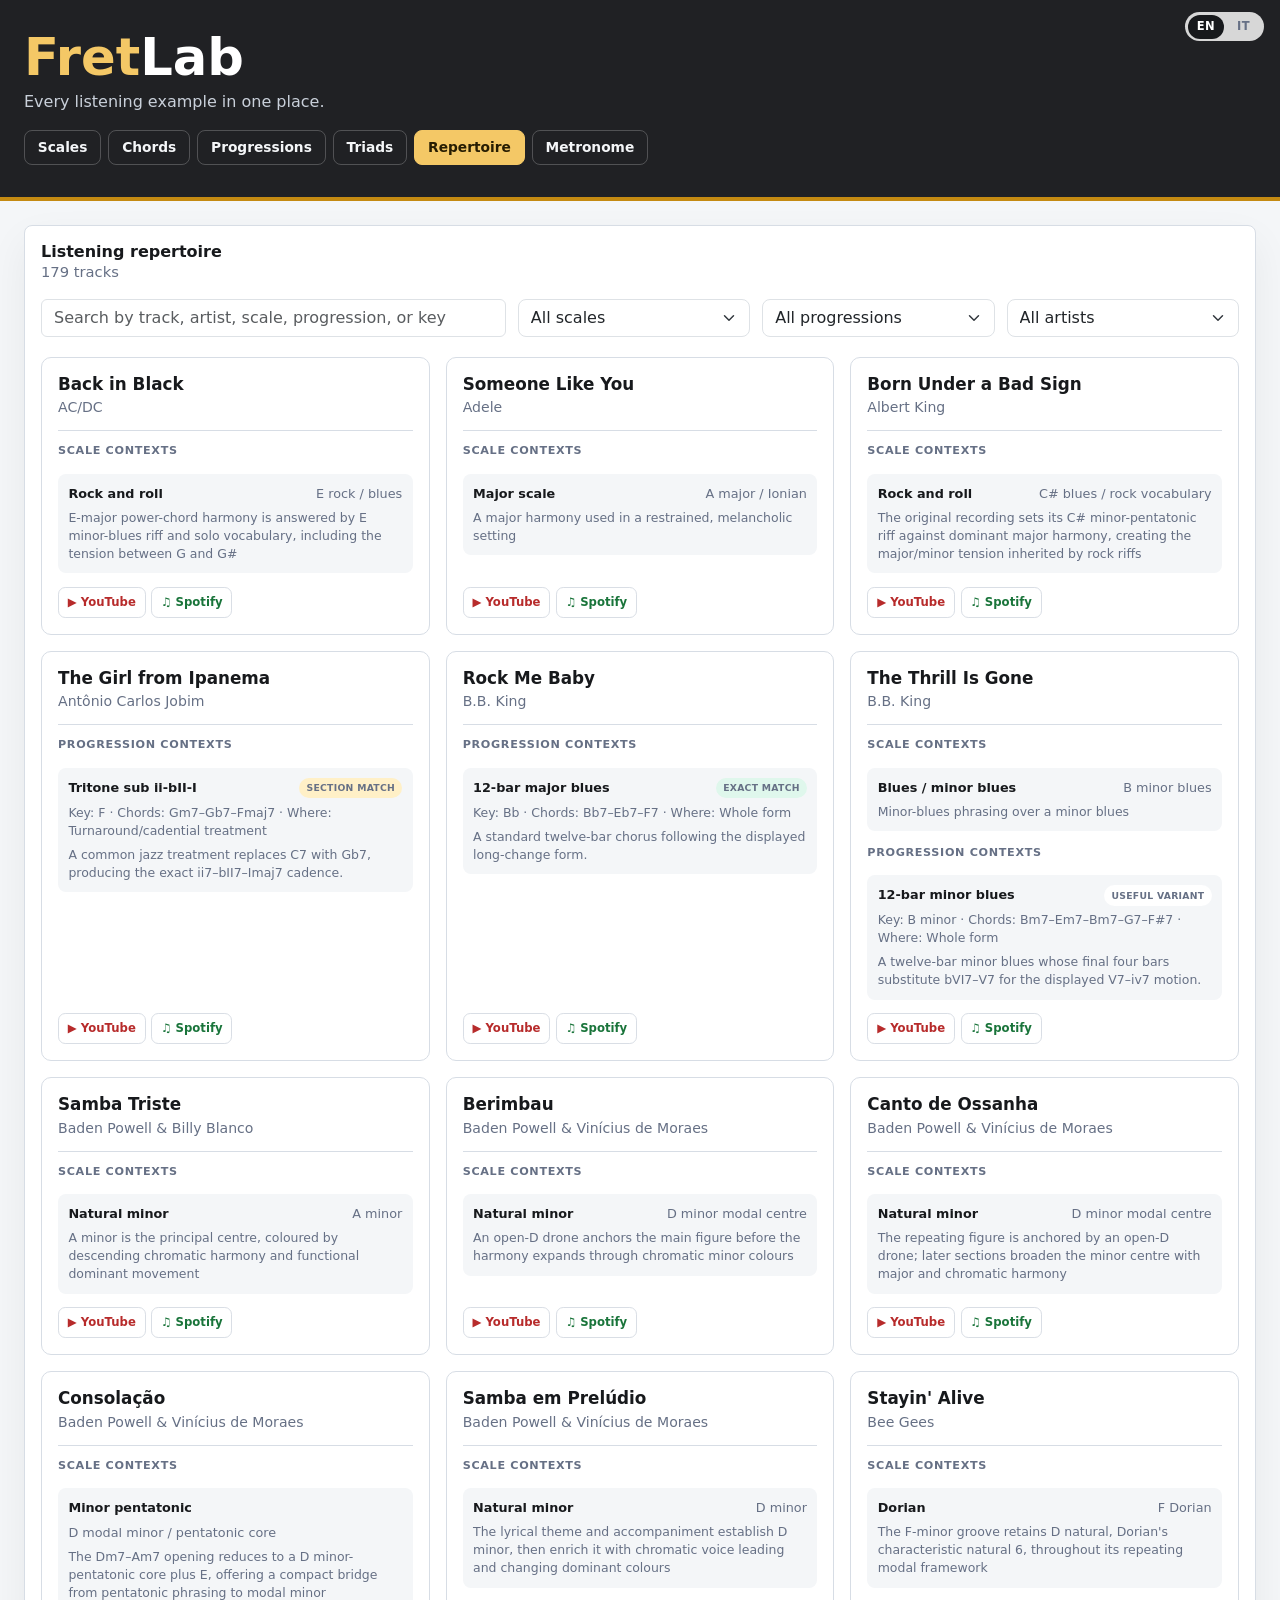
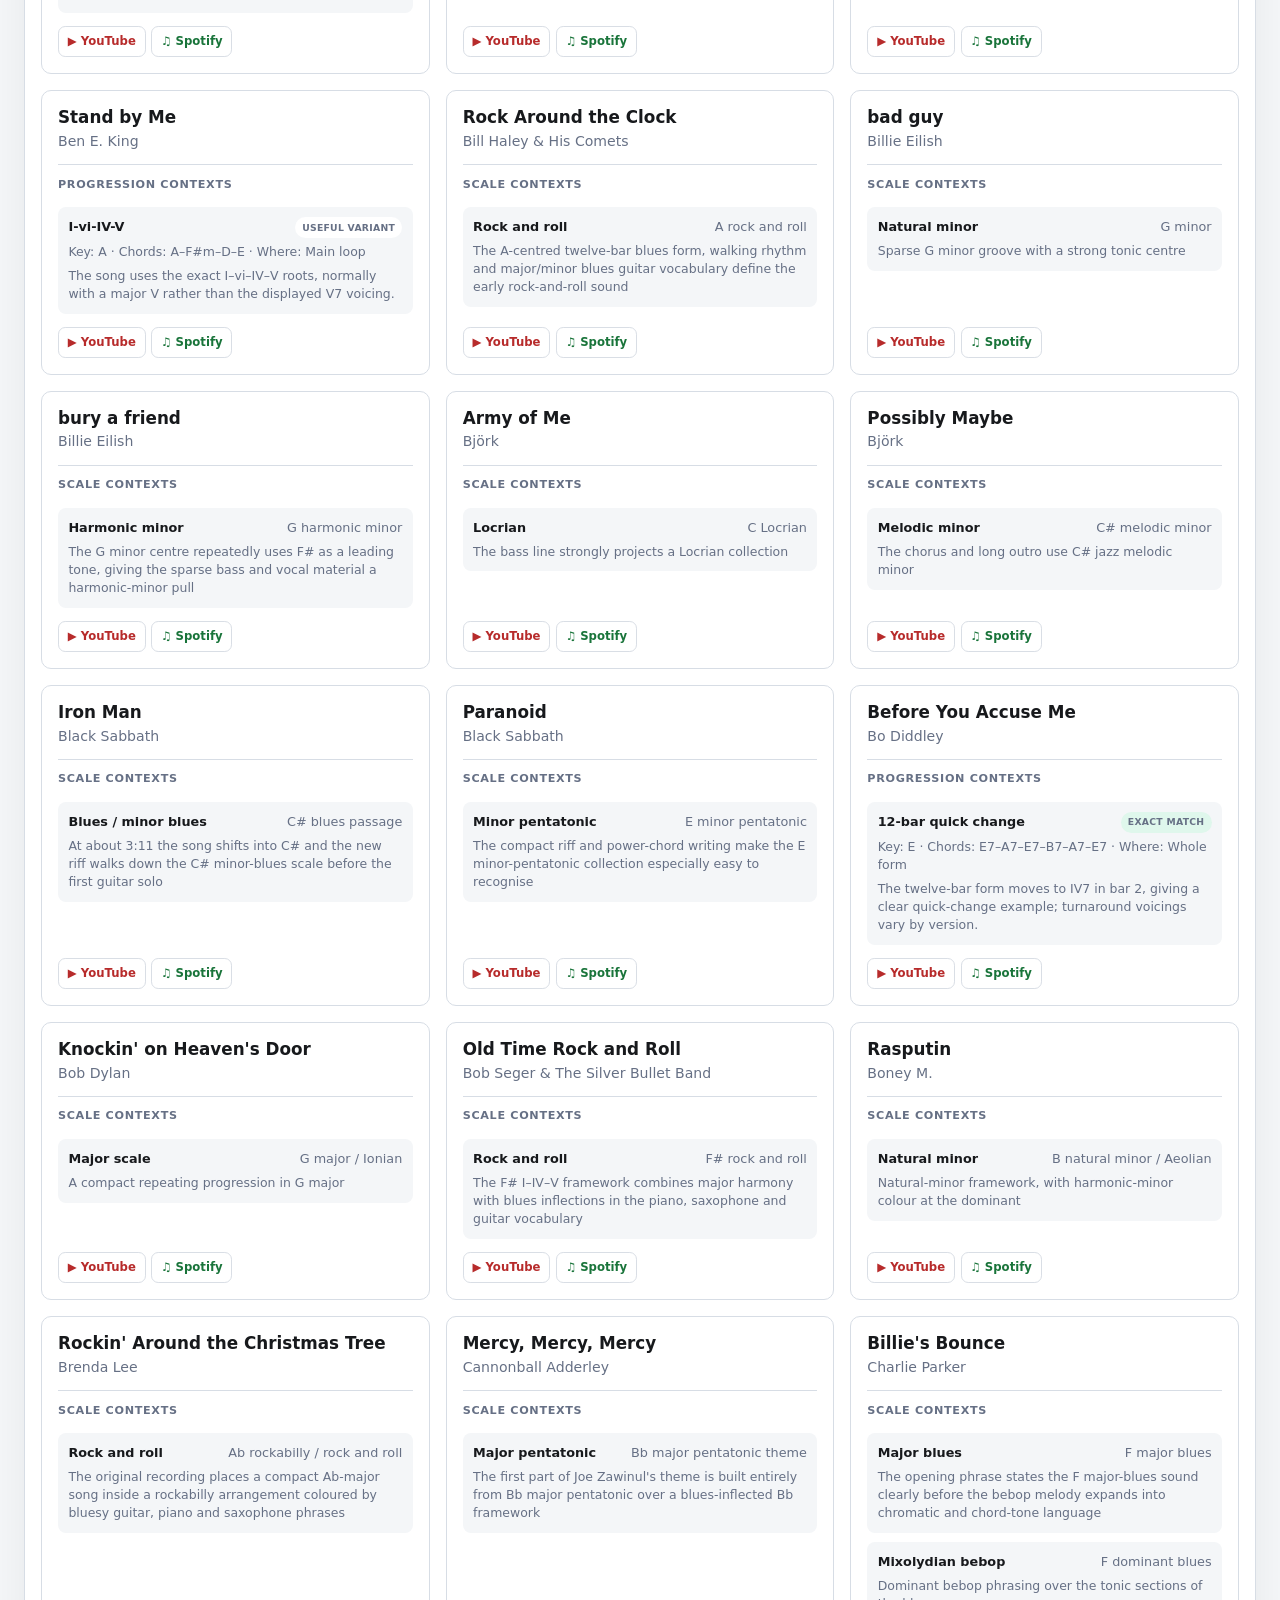
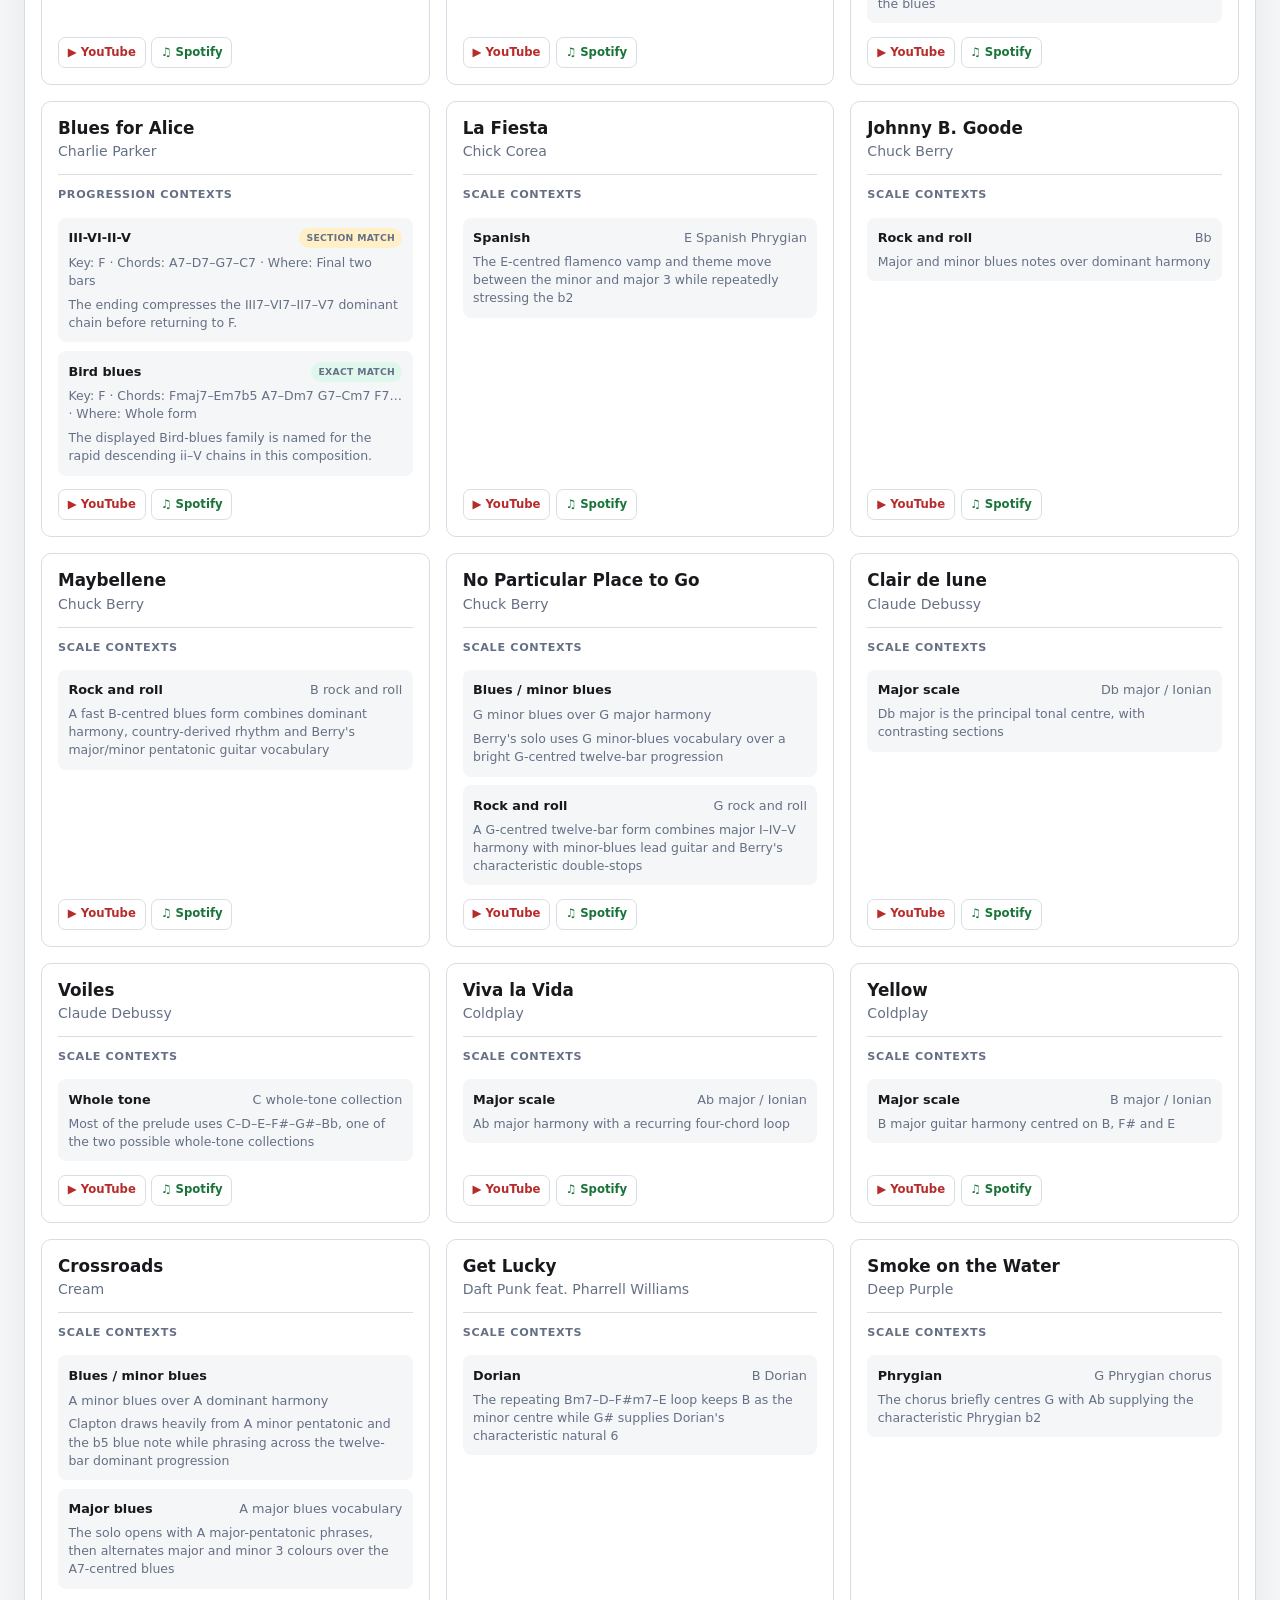
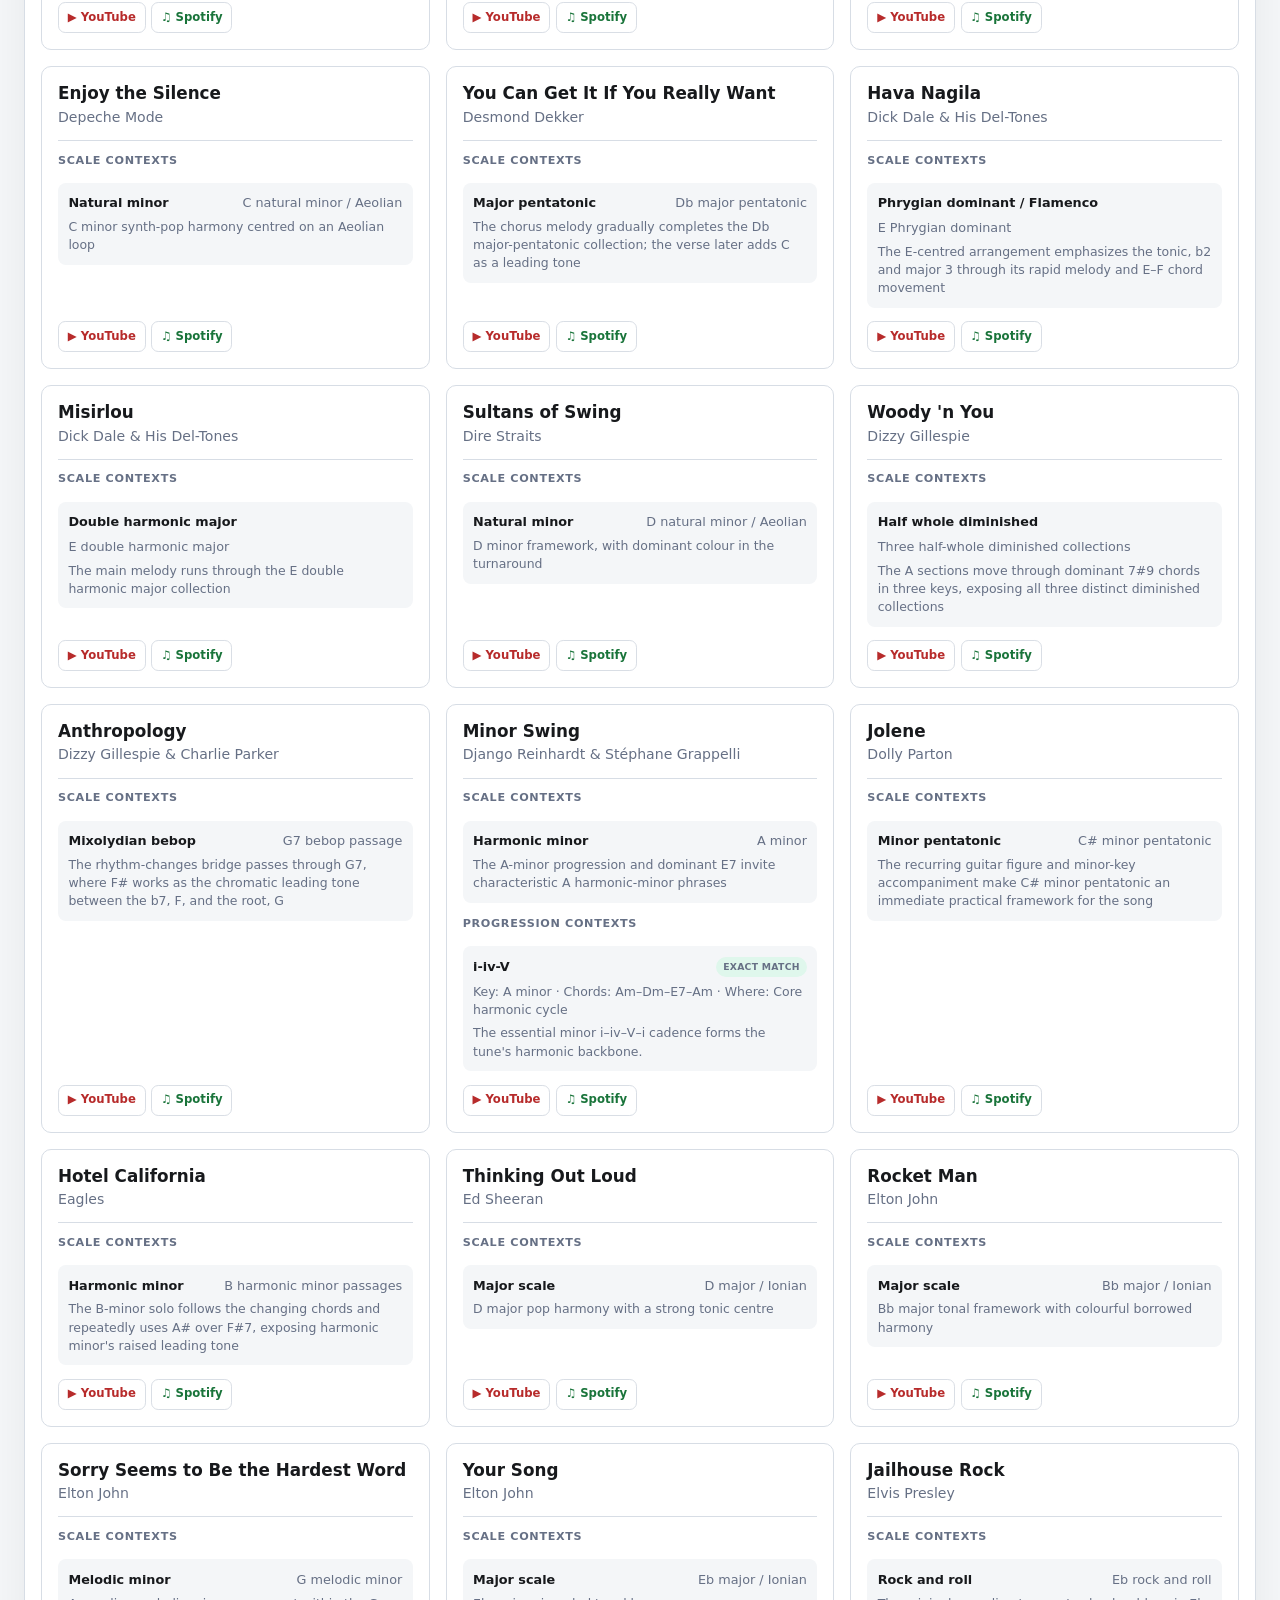
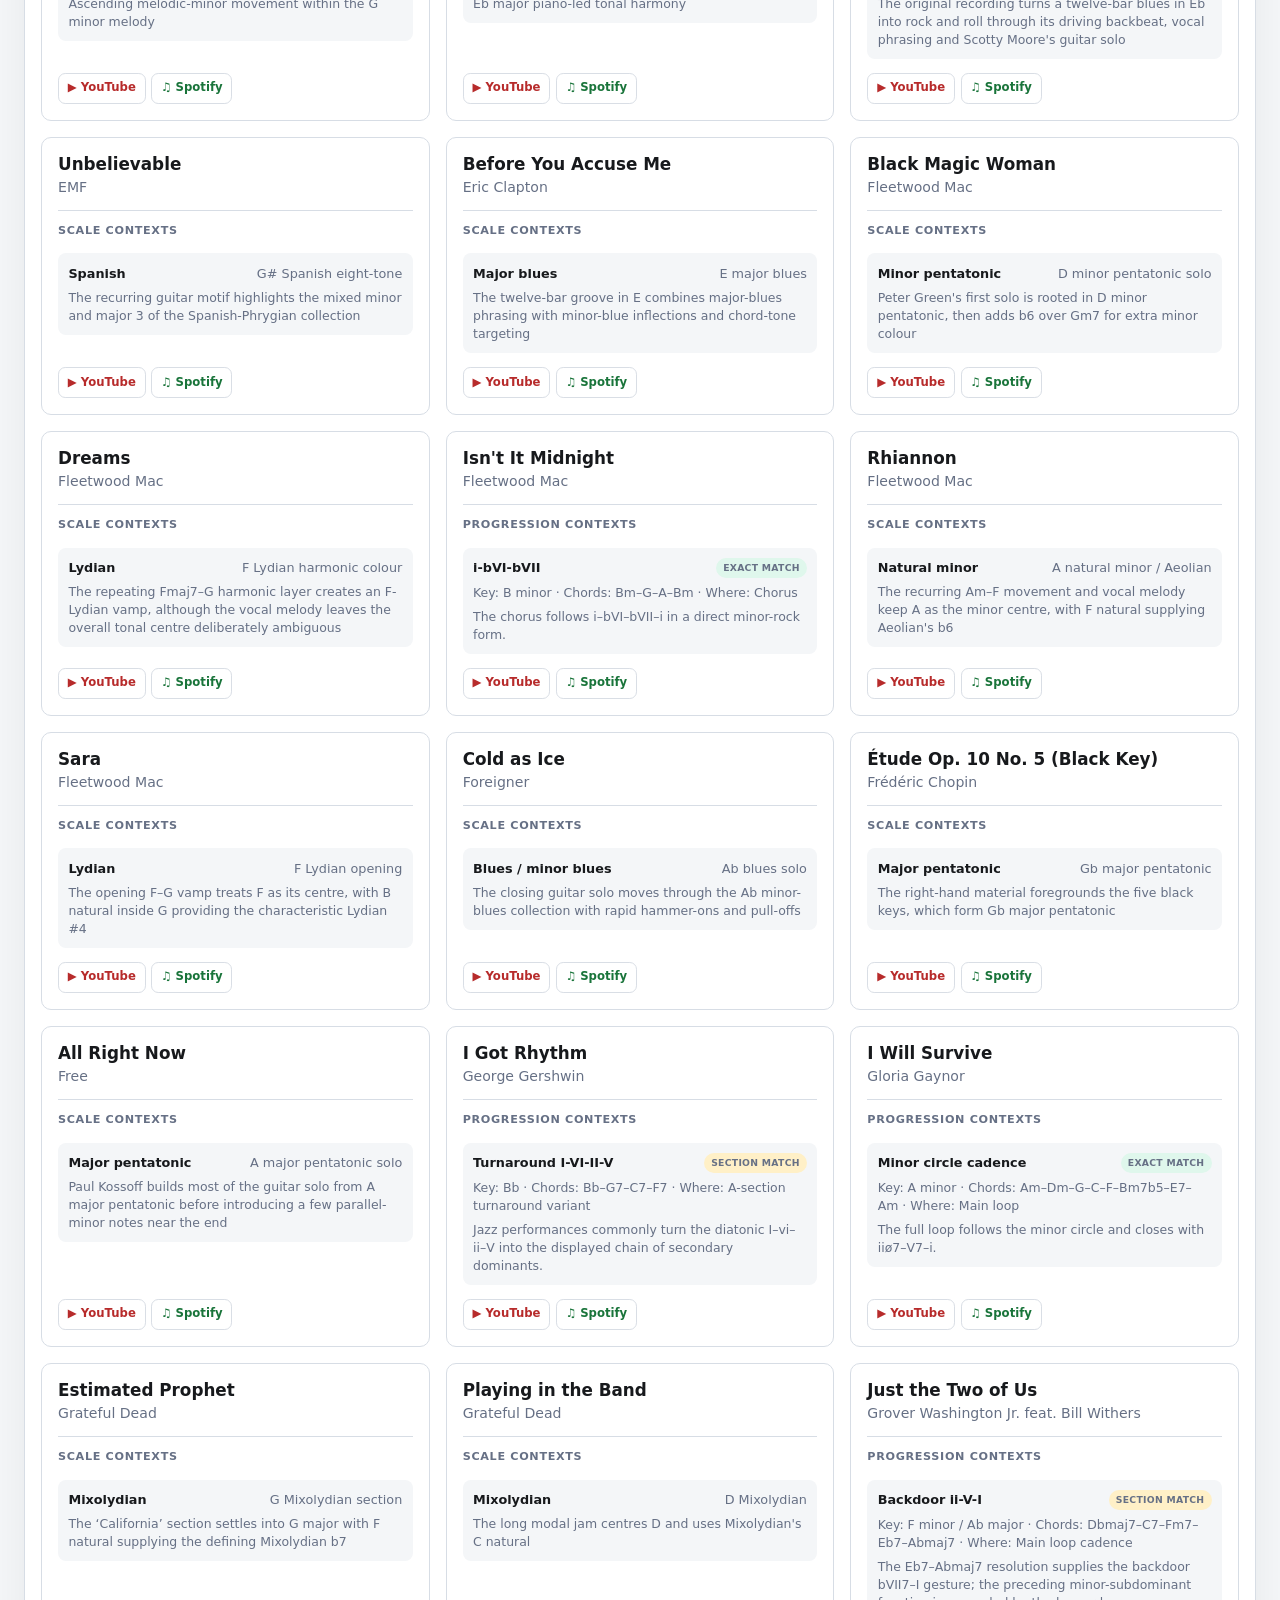
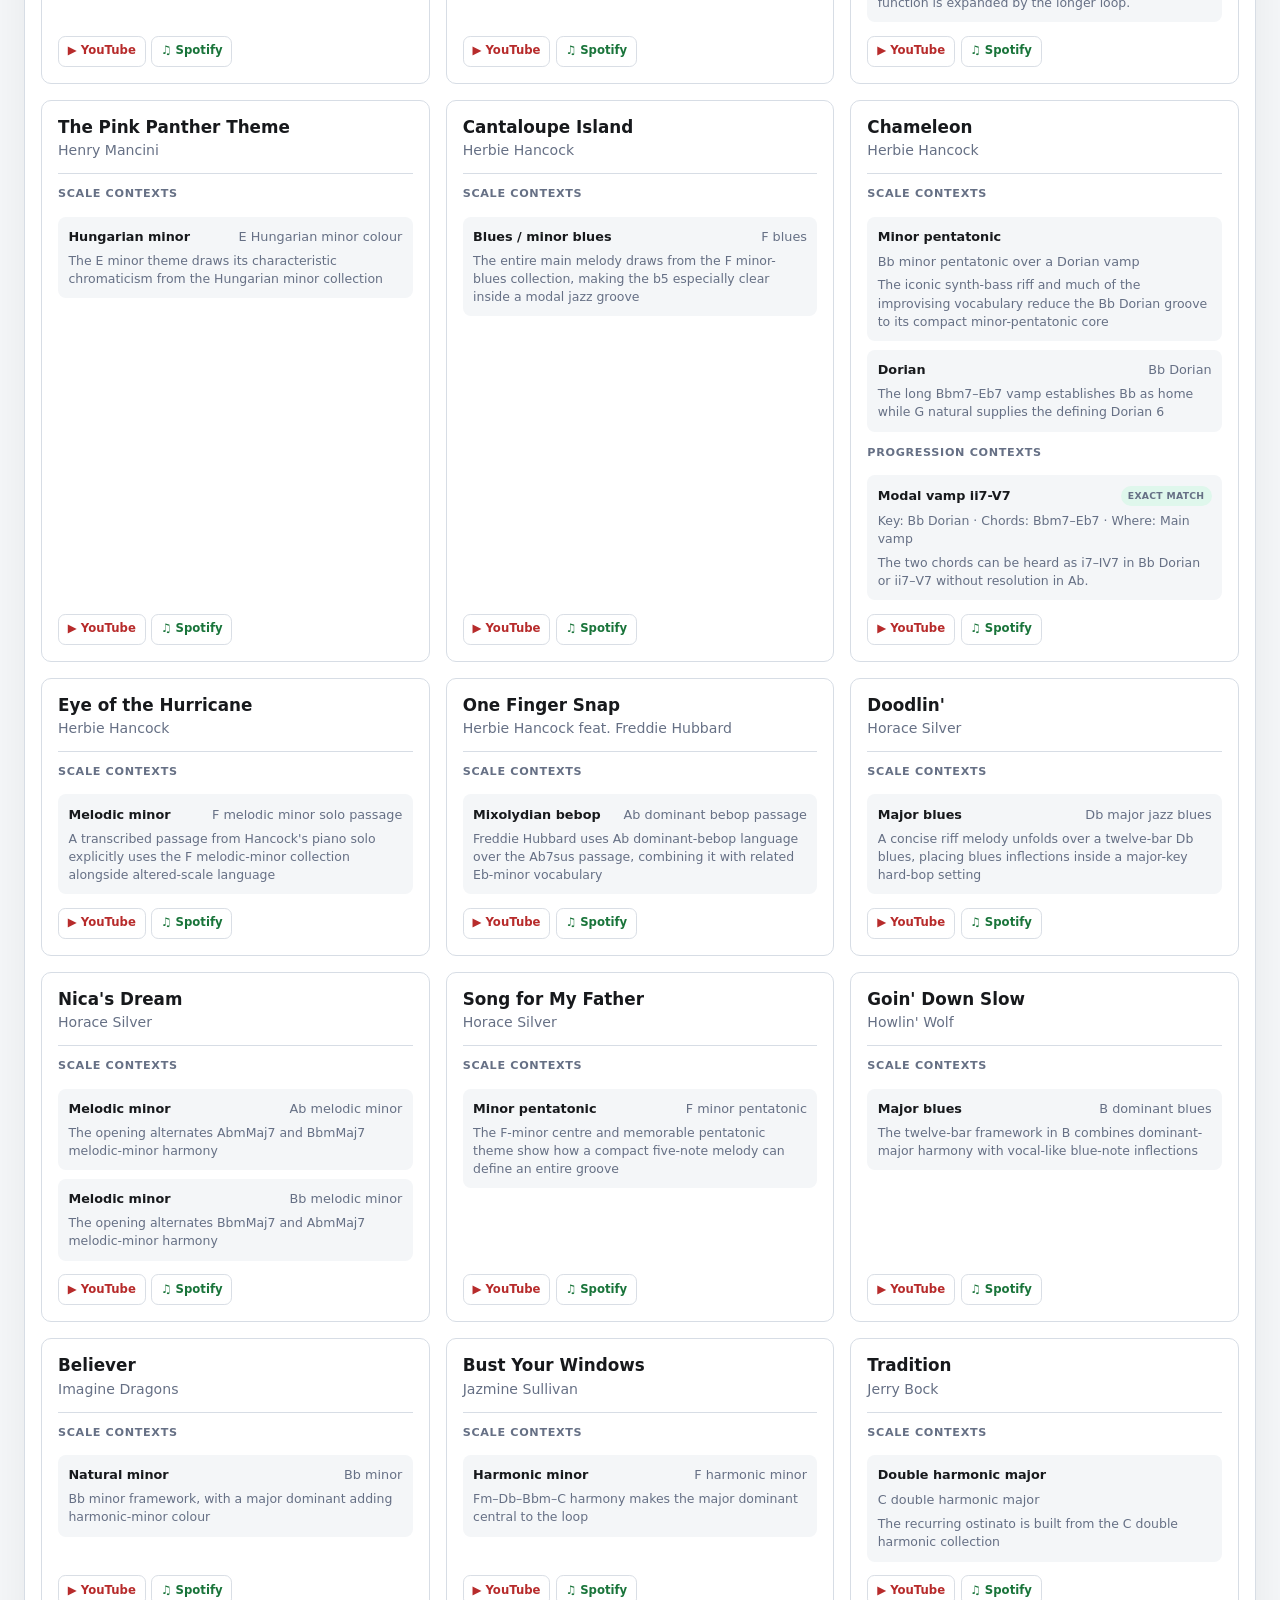
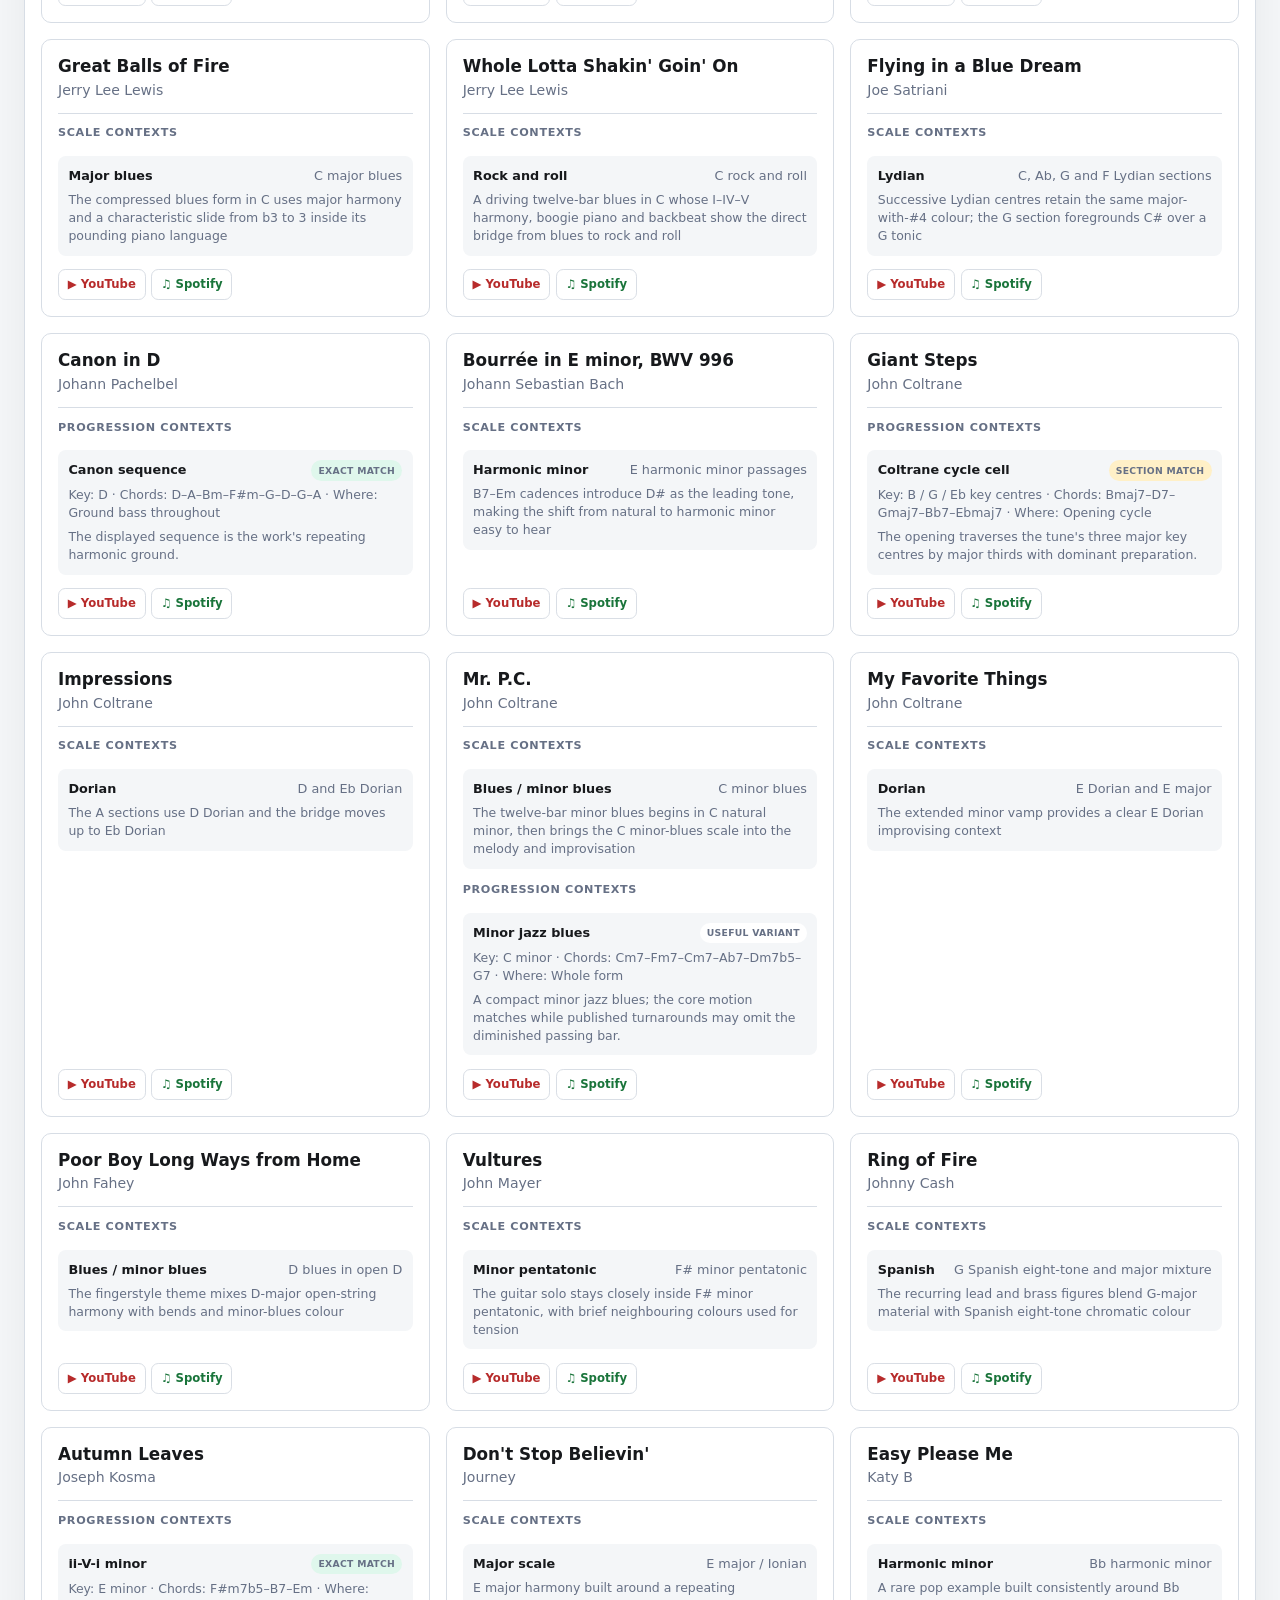
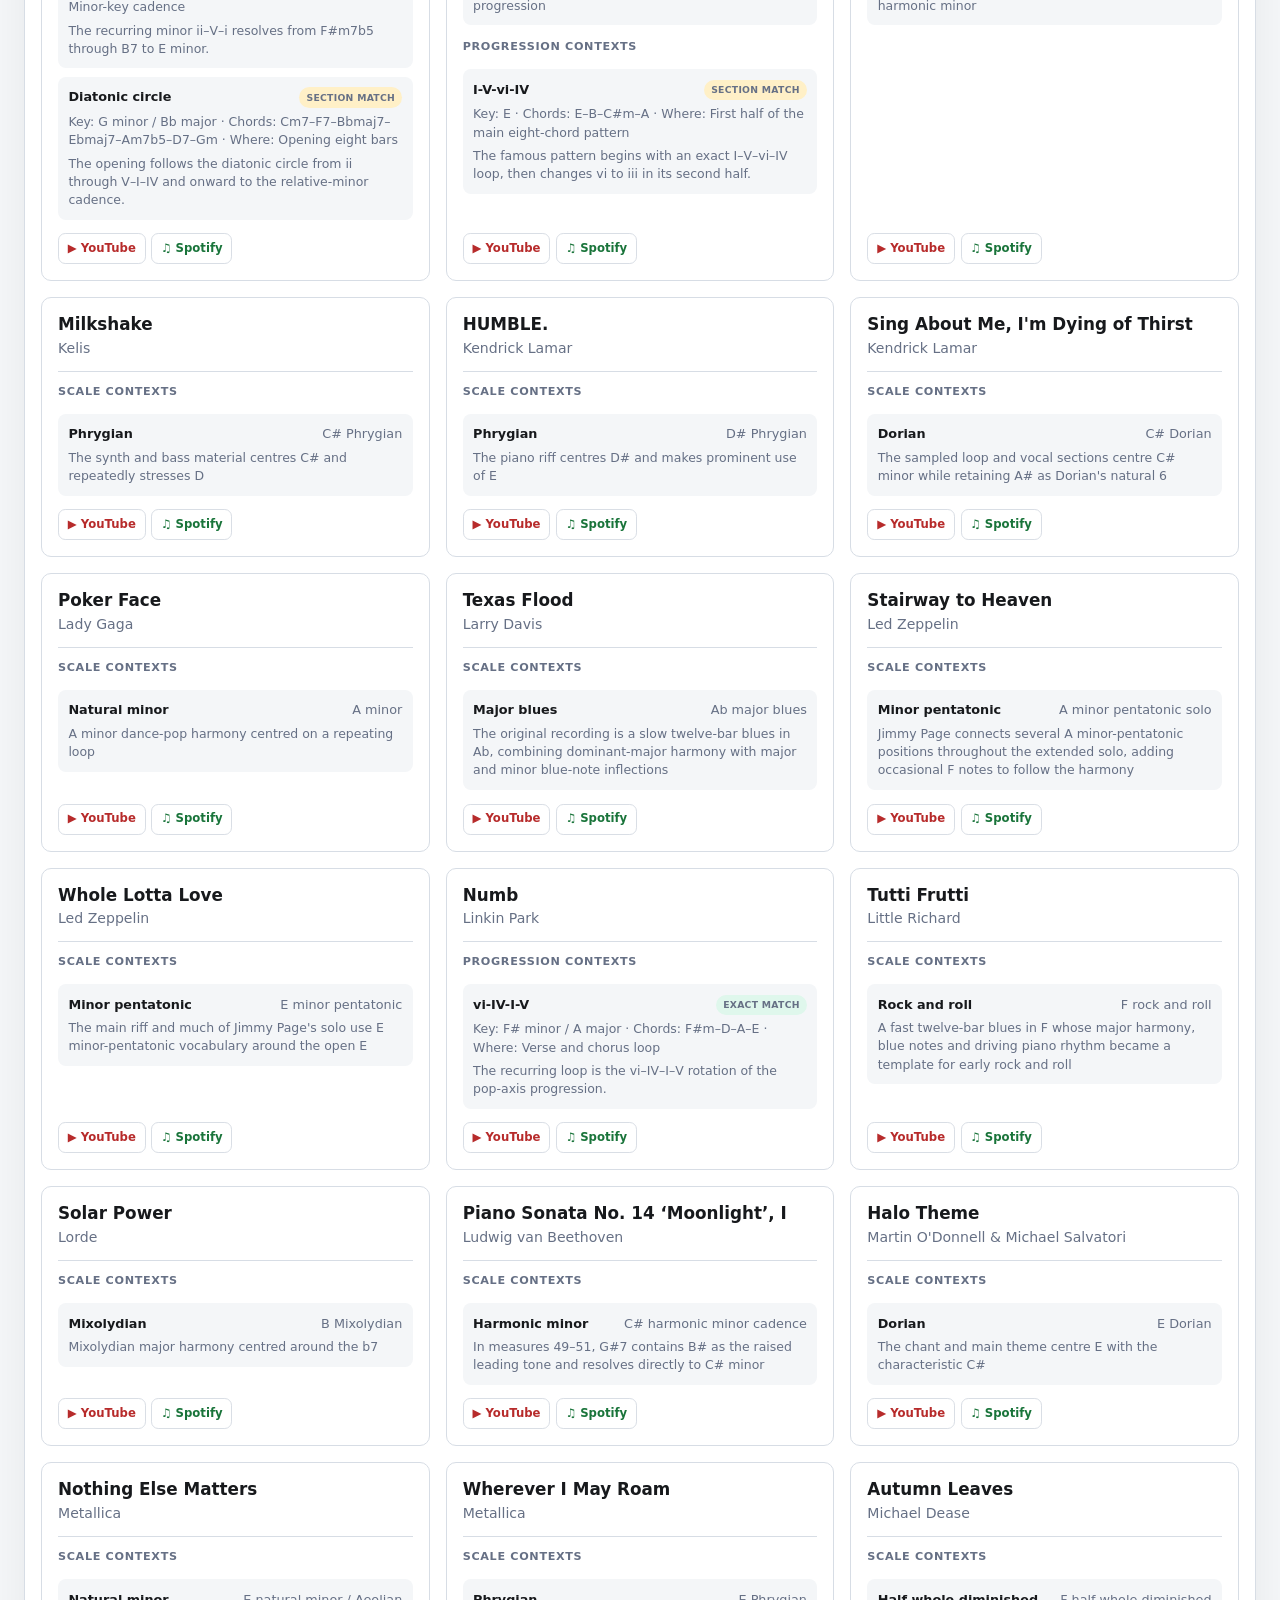
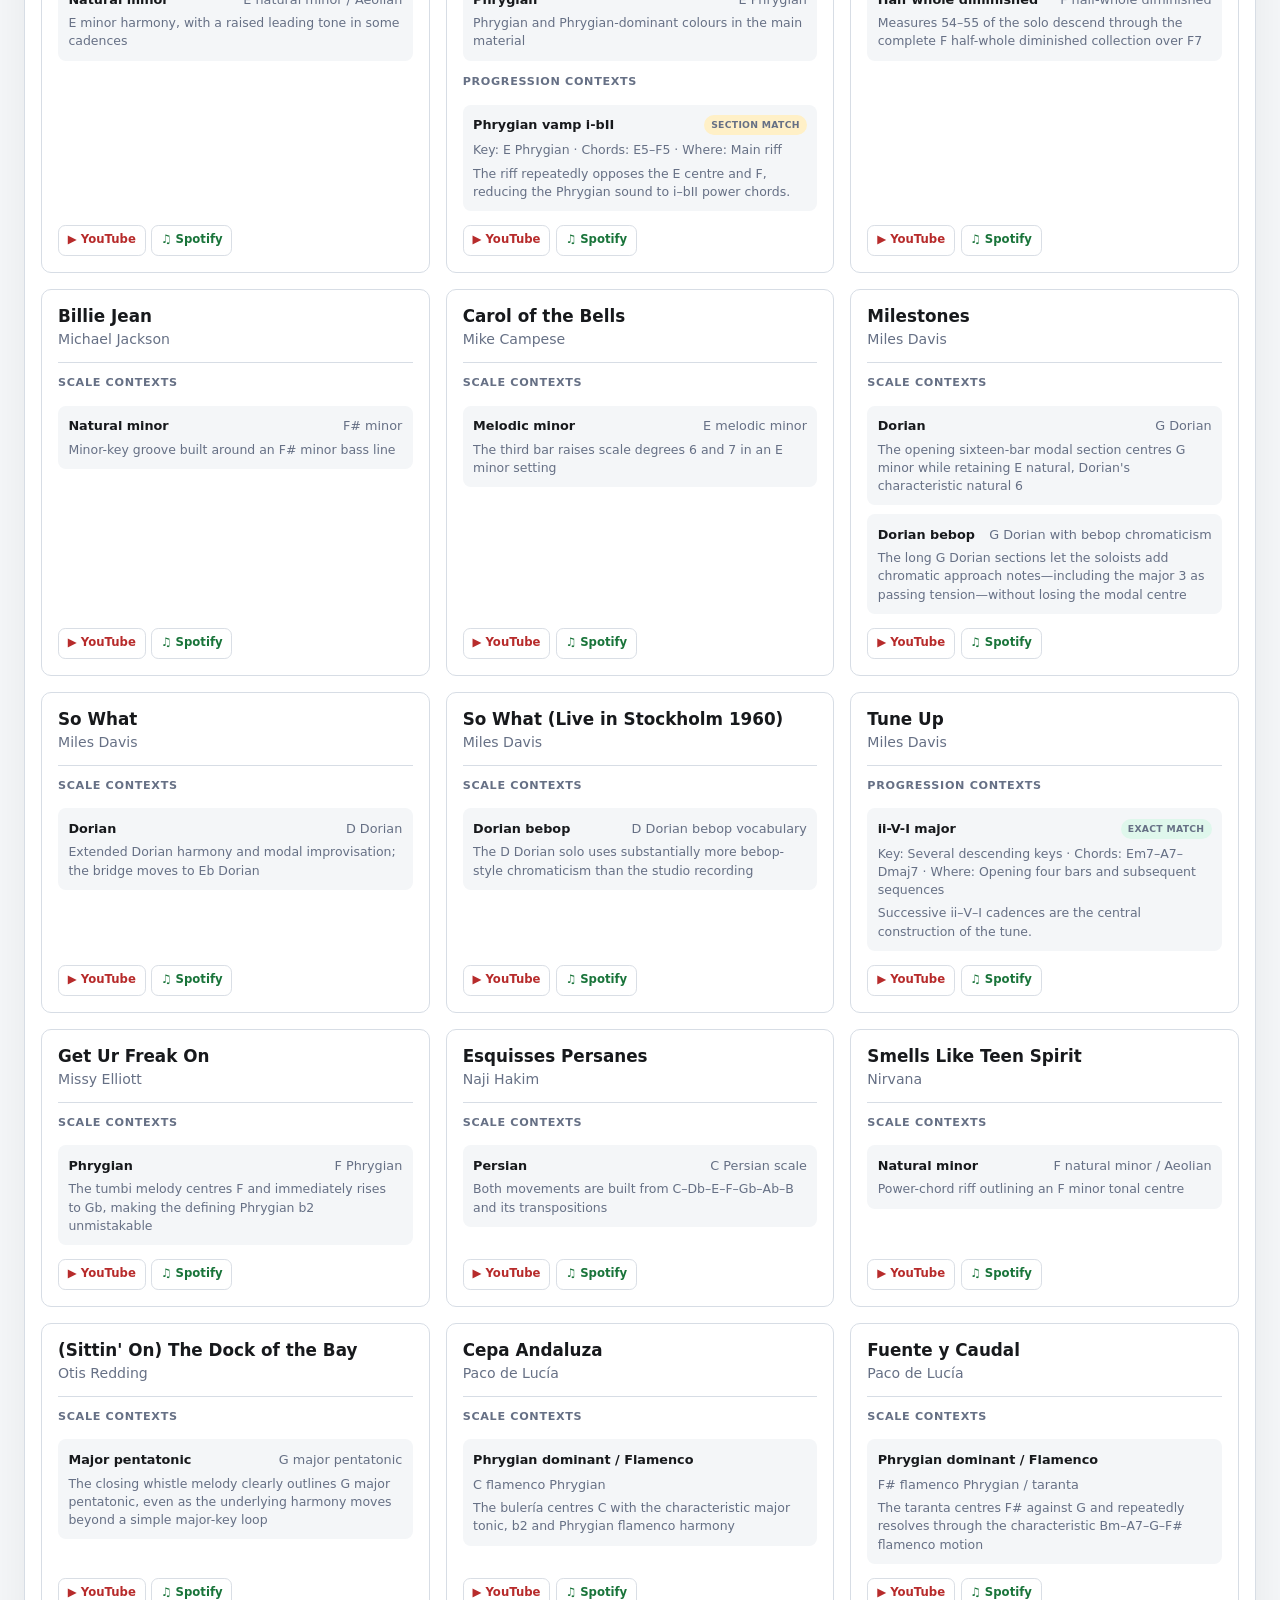
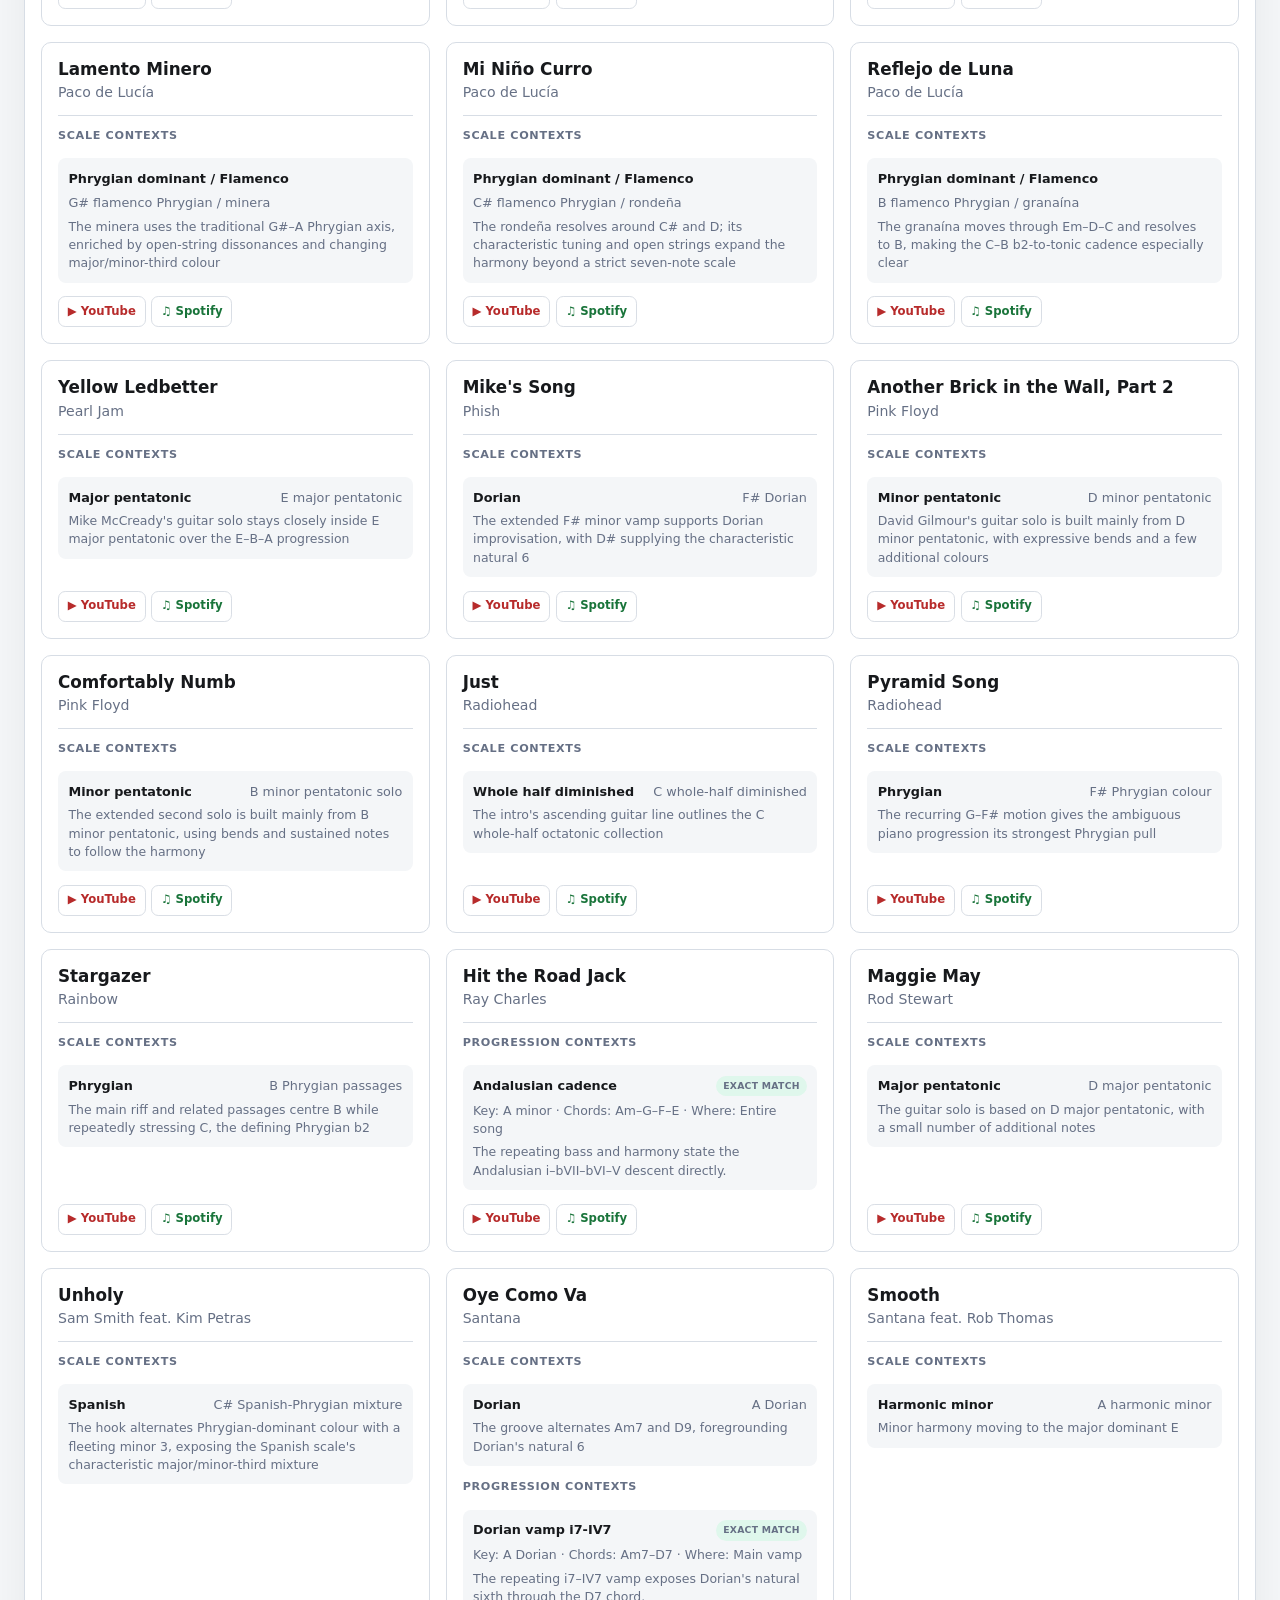
<file: repertoire.html>
<!doctype html>
<html lang="en">
  <head>
    <meta charset="utf-8">
    <meta name="viewport" content="width=device-width, initial-scale=1">
    <title>FretLab - Repertoire</title>
    <link href="assets/bootstrap.min.css" rel="stylesheet">
    <link href="assets/app.css" rel="stylesheet">
  </head>
  <body data-tool="repertoire">
    <main class="app-shell">
      <header class="app-header">
        <div class="container-fluid px-3 px-lg-4">
          <div>
            <h1 class="app-title mb-2"><span class="title-accent">Fret</span>Lab</h1>
            <p class="app-subtitle mb-3">Every listening example in one place.</p>
            <nav class="tool-nav" aria-label="FretLab tools">
              <a class="tool-nav-link" href="index.html">Scales</a>
              <a class="tool-nav-link" href="chords.html">Chords</a>
              <a class="tool-nav-link" href="progressions.html">Progressions</a>
              <a class="tool-nav-link" href="triads.html">Triads</a>
              <a class="tool-nav-link is-active" href="repertoire.html">Repertoire</a>
              <a class="tool-nav-link" href="metronome.html">Metronome</a>
            </nav>
          </div>
        </div>
      </header>

      <section class="container-fluid px-3 px-lg-4 py-4">
        <section class="panel" aria-labelledby="repertoireTitle">
          <div class="panel-heading repertoire-heading">
            <div>
              <h2 id="repertoireTitle" class="panel-title">Listening repertoire</h2>
              <p id="repertoireCount" class="panel-copy mb-0" aria-live="polite"></p>
            </div>
          </div>
          <div class="repertoire-filters">
            <label class="visually-hidden" for="repertoireSearch">Search by track, artist, scale, progression, or key</label>
            <input id="repertoireSearch" class="form-control" type="search" placeholder="Search by track, artist, scale, progression, or key">
            <label class="visually-hidden" for="repertoireScale">All scales</label>
            <select id="repertoireScale" class="form-select"><option value="">All scales</option></select>
            <label class="visually-hidden" for="repertoireProgression">All progressions</label>
            <select id="repertoireProgression" class="form-select"><option value="">All progressions</option></select>
            <label class="visually-hidden" for="repertoireArtist">All artists</label>
            <select id="repertoireArtist" class="form-select"><option value="">All artists</option></select>
          </div>
          <div id="repertoireList" class="repertoire-list"></div>
          <p id="repertoireEmpty" class="panel-copy repertoire-empty" hidden>No matching tracks.</p>
        </section>
      </section>

      <footer class="app-footer">
        <a href="https://github.com/simoz/fretlab">GitHub</a>
        <a href="https://github.com/simoz/fretlab/archive/refs/heads/main.zip" download>Download</a>
      </footer>
    </main>

    <script src="assets/i18n.js" defer></script>
    <script src="assets/i18n-examples.js" defer></script>
    <script src="assets/data.js?v=1" defer></script>
    <script src="assets/repertoire.js?v=2" defer></script>
  </body>
</html>
</file>
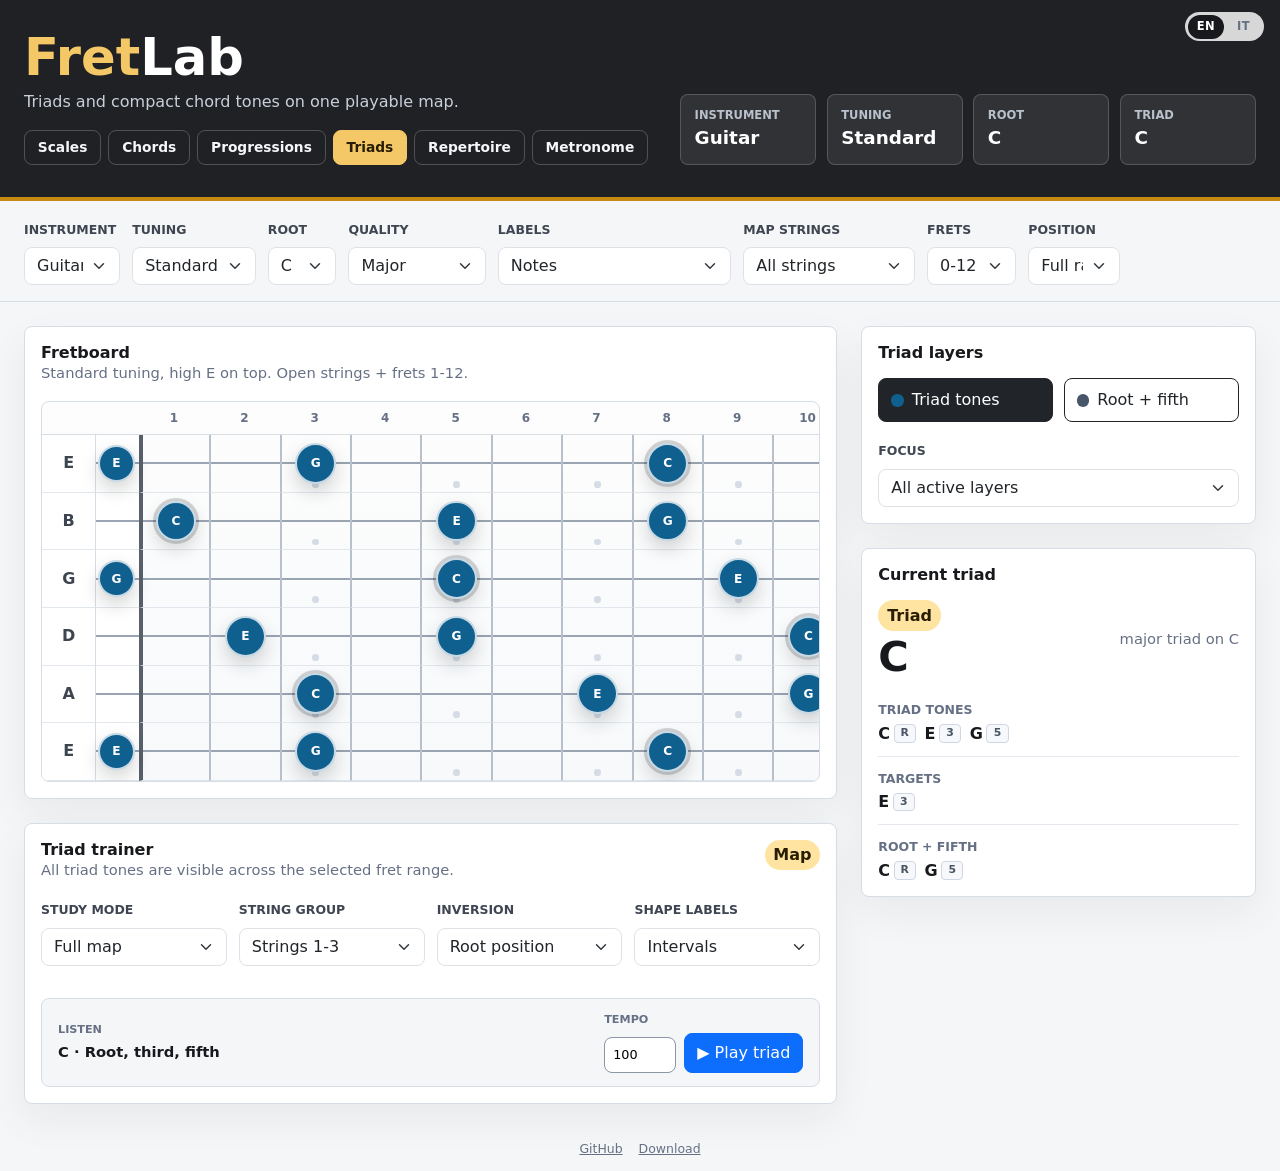
<file: triads.html>
<!doctype html>
<html lang="en">
  <head>
    <meta charset="utf-8">
    <meta name="viewport" content="width=device-width, initial-scale=1">
    <title>FretLab - Triads</title>
    <link href="assets/bootstrap.min.css" rel="stylesheet">
    <link href="assets/app.css" rel="stylesheet">
  </head>
  <body data-tool="triads">
    <main class="app-shell">
      <header class="app-header">
        <div class="container-fluid px-3 px-lg-4">
          <div class="d-flex flex-column flex-lg-row align-items-lg-end justify-content-between gap-3">
            <div>
              <h1 class="app-title mb-2"><span class="title-accent">Fret</span>Lab</h1>
              <p class="app-subtitle mb-3">Triads and compact chord tones on one playable map.</p>
              <nav class="tool-nav" aria-label="FretLab tools">
                <a class="tool-nav-link" href="index.html">Scales</a>
                <a class="tool-nav-link" href="chords.html">Chords</a>
                <a class="tool-nav-link" href="progressions.html">Progressions</a>
                <a class="tool-nav-link is-active" href="triads.html">Triads</a>
                <a class="tool-nav-link" href="repertoire.html">Repertoire</a>
                <a class="tool-nav-link" href="metronome.html">Metronome</a>
              </nav>
            </div>
            <div class="session-strip session-strip--triads" aria-label="Current session">
              <div>
                <span class="session-label">Instrument</span>
                <strong id="sessionInstrument">Guitar</strong>
              </div>
              <div>
                <span class="session-label">Tuning</span>
                <strong id="sessionTuning">Standard</strong>
              </div>
              <div>
                <span class="session-label">Root</span>
                <strong id="sessionKey">C</strong>
              </div>
              <div>
                <span class="session-label">Triad</span>
                <strong id="sessionChord">C</strong>
              </div>
            </div>
          </div>
        </div>
      </header>

      <section class="control-bar">
        <div class="container-fluid px-3 px-lg-4">
          <div class="controls-grid">
            <div class="control-field">
              <label for="instrumentSelect" class="form-label">Instrument</label>
              <select id="instrumentSelect" class="form-select"></select>
            </div>
            <div class="control-field">
              <label for="tuningSelect" class="form-label">Tuning</label>
              <select id="tuningSelect" class="form-select"></select>
            </div>
            <div class="control-field">
              <label for="keySelect" class="form-label">Root</label>
              <select id="keySelect" class="form-select"></select>
            </div>
            <div class="control-field">
              <label for="triadQualitySelect" class="form-label">Quality</label>
              <select id="triadQualitySelect" class="form-select"></select>
            </div>
            <div class="control-field">
              <label for="labelMode" class="form-label">Labels</label>
              <select id="labelMode" class="form-select">
                <option value="notes">Notes</option>
                <option value="intervals">Intervals</option>
              </select>
            </div>
            <div class="control-field">
              <label for="triadMapStringGroup" class="form-label">Map strings</label>
              <select id="triadMapStringGroup" class="form-select"></select>
            </div>
            <div class="control-field">
              <label for="fretCount" class="form-label">Frets</label>
              <select id="fretCount" class="form-select">
                <option value="12">0-12</option>
                <option value="15">0-15</option>
                <option value="17">0-17</option>
                <option value="20">0-20</option>
                <option value="24">0-24</option>
              </select>
            </div>
            <div class="control-field control-field--position">
              <label for="positionSelect" class="form-label">Position</label>
              <select id="positionSelect" class="form-select"></select>
            </div>
          </div>
        </div>
      </section>

      <section class="container-fluid px-3 px-lg-4 py-4">
        <div class="row g-4">
          <div class="col-12 col-xl-8">
            <section class="panel" aria-labelledby="fretboardTitle">
              <div class="panel-heading">
                <div>
                  <h2 id="fretboardTitle" class="panel-title">Fretboard</h2>
                  <p id="fretboardSummary" class="panel-copy mb-0">Standard tuning, high E on top.</p>
                </div>
              </div>
              <div class="fretboard-scroll" tabindex="0">
                <div id="fretboard" class="fretboard"></div>
              </div>
            </section>

            <section class="panel mt-4" aria-labelledby="triadTrainerTitle">
              <div class="panel-heading">
                <div>
                  <h2 id="triadTrainerTitle" class="panel-title">Triad trainer</h2>
                  <p id="triadTrainerPrompt" class="panel-copy mb-0">Choose a study mode to isolate compact triad shapes.</p>
                </div>
                <span id="triadShapeCount" class="roman-badge">Map</span>
              </div>

              <div class="triad-trainer-grid">
                <div class="control-field">
                  <label for="triadStudyMode" class="form-label">Study mode</label>
                  <select id="triadStudyMode" class="form-select">
                    <option value="map">Full map</option>
                    <option value="shape">One shape</option>
                    <option value="quiz">Quiz</option>
                  </select>
                </div>
                <div class="control-field">
                  <label for="triadStringGroup" class="form-label">String group</label>
                  <select id="triadStringGroup" class="form-select"></select>
                </div>
                <div class="control-field">
                  <label for="triadInversion" class="form-label">Inversion</label>
                  <select id="triadInversion" class="form-select">
                    <option value="0">Root position</option>
                    <option value="1">1st inversion</option>
                    <option value="2">2nd inversion</option>
                  </select>
                </div>
                <div class="control-field">
                  <label for="triadTrainerLabels" class="form-label">Shape labels</label>
                  <select id="triadTrainerLabels" class="form-select">
                    <option value="notes">Notes</option>
                    <option value="intervals">Intervals</option>
                    <option value="hidden">Hidden</option>
                  </select>
                </div>
              </div>

              <div id="triadShapeNavigation" class="triad-shape-navigation mt-3" hidden>
                <button id="previousTriadShape" class="btn btn-outline-secondary triad-shape-nav-button" type="button" aria-label="Previous triad shape">‹</button>
                <div class="triad-shape-navigation-copy">
                  <span>Shape</span>
                  <strong id="triadShapeNavigationStatus">1 of 1</strong>
                  <small id="triadShapeRange"></small>
                </div>
                <button id="nextTriadShape" class="btn btn-outline-secondary triad-shape-nav-button" type="button" aria-label="Next triad shape">›</button>
              </div>

              <div class="triad-trainer-actions mt-3">
                <button id="revealTriadShape" class="btn btn-dark" type="button">Show solution</button>
                <button id="newTriadExercise" class="btn btn-outline-dark" type="button">New exercise</button>
              </div>

              <div class="triad-playback-box">
                <div class="triad-playback-copy">
                  <span>Listen</span>
                  <strong id="triadPlaybackTitle">Triad arpeggio</strong>
                  <p id="playbackStatus" class="playback-status" role="status" aria-live="polite"></p>
                </div>
                <div class="triad-playback-controls">
                  <label for="playbackTempo">Tempo</label>
                  <input id="playbackTempo" type="number" min="40" max="240" step="1" value="100" aria-label="Tempo in beats per minute">
                  <button id="playCurrentTriad" class="btn btn-primary playback-button" type="button" aria-label="Play current triad" aria-pressed="false">▶ Play triad</button>
                </div>
              </div>
            </section>
          </div>

          <div class="col-12 col-xl-4">
            <section class="panel mb-4" aria-labelledby="layersTitle">
              <div class="panel-heading">
                <div>
                  <h2 id="layersTitle" class="panel-title">Triad layers</h2>
                </div>
              </div>
              <div class="layer-grid">
                <input class="btn-check layer-toggle" type="checkbox" id="layerTriads" data-layer="triads" checked>
                <label class="btn btn-outline-dark layer-button" for="layerTriads">
                  <span class="layer-dot triad"></span>
                  Triad tones
                </label>

                <input class="btn-check layer-toggle" type="checkbox" id="layerRootFifth" data-layer="rootFifth">
                <label class="btn btn-outline-dark layer-button" for="layerRootFifth">
                  <span class="layer-dot root-fifth"></span>
                  Root + fifth
                </label>
              </div>
              <div class="mt-3">
                <label for="focusMode" class="form-label">Focus</label>
                <select id="focusMode" class="form-select">
                  <option value="all">All active layers</option>
                  <option value="triadTones">Triad tones</option>
                  <option value="rootFifth">Root + fifth</option>
                </select>
              </div>
            </section>

            <section class="panel" aria-labelledby="currentChordTitle">
              <div class="panel-heading">
                <div>
                  <h2 id="currentChordTitle" class="panel-title">Current triad</h2>
                </div>
              </div>
              <div class="current-chord">
                <div>
                  <span id="currentRoman" class="roman-badge">Triad</span>
                  <strong id="currentChordName">C</strong>
                </div>
                <p id="currentChordFunction" class="panel-copy mb-0"></p>
              </div>
              <div class="detail-list mt-4">
                <div>
                  <span>Triad tones</span>
                  <strong id="triadToneList"></strong>
                </div>
                <div>
                  <span>Targets</span>
                  <strong id="targetNoteList"></strong>
                </div>
                <div>
                  <span>Root + fifth</span>
                  <strong id="rootFifthList"></strong>
                </div>
              </div>
            </section>
          </div>
        </div>
      </section>

      <footer class="app-footer">
        <a href="https://github.com/simoz/fretlab">GitHub</a>
        <a href="https://github.com/simoz/fretlab/archive/refs/heads/main.zip" download>Download</a>
      </footer>
    </main>

    <script src="assets/i18n.js" defer></script>
    <script src="assets/data.js" defer></script>
    <script src="assets/audio.js" defer></script>
    <script src="assets/app.js" defer></script>
  </body>
</html>
</file>
<file: assets/app.css>
:root {
  --app-bg: #f4f6f8;
  --panel-bg: #ffffff;
  --ink: #17191c;
  --muted: #667085;
  --line: #d7dde5;
  --header: #202124;
  --scale-major: #166534;
  --natural-minor: #6d28d9;
  --harmonic-minor: #be185d;
  --melodic-minor: #0369a1;
  --major: #0f766e;
  --minor: #b9472f;
  --arpeggio: #7c3aed;
  --triad: #0f5f8f;
  --guide: #be123c;
  --target: #c48a12;
  --vocabulary: #2563eb;
  --blend: #255c99;
  --string: #9aa4b2;
  --fret: #b8c0cc;
}

* {
  box-sizing: border-box;
}

body {
  min-width: 320px;
  margin: 0;
  color: var(--ink);
  background: var(--app-bg);
  font-family: system-ui, -apple-system, BlinkMacSystemFont, "Segoe UI", sans-serif;
}

.app-shell {
  display: flex;
  flex-direction: column;
  min-height: 100vh;
}

.app-footer {
  display: flex;
  justify-content: center;
  gap: 1rem;
  margin-top: auto;
  padding: .75rem 1rem;
  color: var(--muted);
  font-size: .78rem;
}

.app-footer a {
  color: inherit;
}

.app-footer a:hover,
.app-footer a:focus {
  color: var(--ink);
}

.repertoire-filters {
  display: grid;
  grid-template-columns: minmax(14rem, 2fr) repeat(3, minmax(9rem, 1fr));
  gap: .75rem;
  margin-bottom: 1.25rem;
}

.repertoire-list {
  display: grid;
  grid-template-columns: repeat(auto-fill, minmax(min(100%, 22rem), 1fr));
  gap: 1rem;
}

.repertoire-card {
  display: flex;
  flex-direction: column;
  min-width: 0;
  padding: 1rem;
  border: 1px solid var(--line);
  border-radius: 10px;
  background: #fff;
}

.repertoire-card-header {
  padding-bottom: .75rem;
  border-bottom: 1px solid var(--line);
}

.repertoire-title {
  margin: 0;
  font-size: 1.05rem;
  font-weight: 800;
}

.repertoire-artist {
  margin: .2rem 0 0;
  color: var(--muted);
  font-size: .88rem;
}

.repertoire-context-label {
  margin: .8rem 0 .45rem;
  color: var(--muted);
  font-size: .7rem;
  font-weight: 800;
  letter-spacing: .06em;
  text-transform: uppercase;
}

.repertoire-contexts {
  display: grid;
  gap: .55rem;
}

.repertoire-contexts .repertoire-context-label:not(:first-child) {
  margin-top: .35rem;
}

.repertoire-progression-context .progression-match {
  font-size: .58rem;
}

.repertoire-context {
  padding: .65rem;
  border-radius: 8px;
  background: var(--app-bg);
}

.repertoire-context-heading {
  display: flex;
  flex-wrap: wrap;
  justify-content: space-between;
  gap: .35rem .75rem;
  font-size: .8rem;
}

.repertoire-context-heading span,
.repertoire-context p {
  color: var(--muted);
}

.repertoire-context p {
  margin: .35rem 0 0;
  font-size: .78rem;
  line-height: 1.45;
}

.repertoire-links {
  margin-top: auto;
  padding-top: .85rem;
}

.repertoire-empty {
  padding: 2rem 0;
  text-align: center;
}

.app-header {
  position: relative;
  color: #fff;
  background: var(--header);
  border-bottom: 4px solid var(--target);
  padding: 2rem 0;
}

.locale-switcher {
  position: absolute;
  top: 0.75rem;
  right: 1rem;
  display: inline-flex;
  gap: 0.15rem;
  padding: 0.18rem;
  border: 1px solid var(--border);
  border-radius: 999px;
  background: rgba(255, 255, 255, 0.82);
}

.locale-switcher button {
  min-width: 2.2rem;
  padding: 0.2rem 0.45rem;
  border: 0;
  border-radius: 999px;
  background: transparent;
  color: var(--muted);
  font-size: 0.72rem;
  font-weight: 800;
  letter-spacing: 0.04em;
}

.locale-switcher button.is-active {
  background: var(--ink);
  color: #fff;
}

.app-title {
  font-size: clamp(2rem, 4vw, 4.25rem);
  font-weight: 800;
  letter-spacing: 0;
  line-height: .98;
}

.title-accent {
  color: #f4c866;
}

.app-subtitle,
.panel-copy {
  color: var(--muted);
}

.app-subtitle {
  max-width: 46rem;
  color: #c9d0da;
  font-size: 1rem;
}

.tool-nav {
  display: flex;
  flex-wrap: wrap;
  gap: .45rem;
}

.tool-nav-link {
  display: inline-flex;
  align-items: center;
  justify-content: center;
  min-height: 2.15rem;
  padding: .35rem .8rem;
  border: 1px solid rgba(255, 255, 255, .22);
  border-radius: 8px;
  color: #f4f6f8;
  font-size: .86rem;
  font-weight: 800;
  text-decoration: none;
}

.tool-nav-link:hover,
.tool-nav-link:focus {
  color: #fff;
  border-color: rgba(255, 255, 255, .42);
  background: rgba(255, 255, 255, .1);
}

.tool-nav-link.is-active {
  color: #271d02;
  border-color: #f4c866;
  background: #f4c866;
}

.session-strip {
  display: grid;
  grid-template-columns: repeat(5, minmax(0, 1fr));
  gap: .65rem;
  width: min(100%, 44rem);
}

.session-strip--compact {
  grid-template-columns: repeat(3, minmax(0, 1fr));
  width: min(100%, 28rem);
}

.session-strip--triads {
  grid-template-columns: repeat(4, minmax(0, 1fr));
  width: min(100%, 36rem);
}

.session-strip--chords {
  grid-template-columns: repeat(4, minmax(0, 1fr));
  width: min(100%, 38rem);
}

.session-strip > div {
  min-width: 0;
  padding: .75rem .85rem;
  border: 1px solid rgba(255, 255, 255, .18);
  border-radius: 8px;
  background: rgba(255, 255, 255, .08);
}

.session-label {
  display: block;
  color: #b8c1cc;
  font-size: .72rem;
  font-weight: 700;
  text-transform: uppercase;
}

.session-strip strong {
  display: block;
  overflow: hidden;
  color: #fff;
  font-size: 1.15rem;
  text-overflow: ellipsis;
  white-space: nowrap;
}

.control-bar {
  position: sticky;
  top: 0;
  z-index: 10;
  padding: 1rem 0;
  background: rgba(244, 246, 248, .96);
  border-bottom: 1px solid var(--line);
  backdrop-filter: blur(8px);
}

.controls-grid {
  display: grid;
  grid-template-columns: repeat(2, minmax(0, 1fr));
  align-items: end;
  gap: .8rem;
}

.control-field {
  min-width: 0;
}

.control-field--family,
.control-field--wide,
.control-field--bar,
.control-field--position {
  grid-column: span 2;
}

.form-label {
  color: #3f4652;
  font-size: .78rem;
  font-weight: 700;
  text-transform: uppercase;
}

.form-select,
.btn {
  border-radius: 8px;
}

.panel {
  border: 1px solid var(--line);
  border-radius: 8px;
  background: var(--panel-bg);
  box-shadow: 0 16px 40px rgba(32, 33, 36, .06);
  padding: 1rem;
}

.panel-heading {
  display: flex;
  align-items: start;
  justify-content: space-between;
  gap: 1rem;
  margin-bottom: 1rem;
}

.panel-title {
  margin: 0;
  font-size: 1rem;
  font-weight: 800;
  letter-spacing: 0;
}

.panel-copy {
  font-size: .92rem;
}

.progression-grid {
  display: grid;
  grid-template-columns: repeat(4, minmax(0, 1fr));
  gap: .55rem;
  padding-bottom: .25rem;
}

.progression-examples {
  display: grid;
  gap: .6rem;
}

.progression-example {
  display: grid;
  grid-template-columns: minmax(0, 1fr) auto;
  gap: .45rem 1rem;
  padding: .75rem .85rem;
  border: 1px solid var(--line);
  border-radius: .7rem;
  background: #fff;
}

.progression-example-heading {
  display: flex;
  grid-column: 1 / -1;
  align-items: center;
  justify-content: space-between;
  gap: .75rem;
}

.progression-example-heading > div {
  display: flex;
  min-width: 0;
  align-items: baseline;
  gap: .45rem;
}

.progression-example-heading h3 {
  margin: 0;
  font-size: .95rem;
}

.progression-example-heading p {
  margin: 0;
  color: var(--muted);
  font-size: .82rem;
}

.progression-example-heading p::before {
  content: "·";
  margin-right: .45rem;
}

.progression-example-note {
  grid-column: 1;
  margin: 0;
  color: var(--muted);
  font-size: .8rem;
  line-height: 1.35;
}

.progression-match {
  flex: 0 0 auto;
  padding: .2rem .45rem;
  border-radius: 999px;
  font-size: .64rem;
  font-weight: 700;
  letter-spacing: .03em;
  text-transform: uppercase;
  color: var(--muted);
  background: var(--panel-bg);
}

.progression-match-exact {
  color: #116149;
  background: #dff7ec;
}

.progression-match-section {
  color: #76520a;
  background: #fff0c7;
}

.progression-example-details {
  display: flex;
  grid-column: 1;
  flex-wrap: wrap;
  gap: .3rem 1rem;
  margin: 0;
}

.progression-example-details div {
  display: flex;
  min-width: 0;
  align-items: baseline;
  gap: .3rem;
}

.progression-example-details dt {
  color: var(--muted);
  font-size: .64rem;
  font-weight: 700;
  letter-spacing: .04em;
  text-transform: uppercase;
}

.progression-example-details dd {
  margin: 0;
  font-size: .8rem;
  overflow-wrap: anywhere;
}

.progression-example .progression-example-links {
  grid-column: 2;
  grid-row: 2 / span 2;
  align-self: end;
  margin: 0;
}

@media (max-width: 575.98px) {
  .progression-example {
    grid-template-columns: 1fr;
  }

  .progression-example-heading {
    align-items: flex-start;
  }

  .progression-example-heading > div {
    display: block;
  }

  .progression-example-heading p::before {
    content: none;
  }

  .progression-match {
    margin: 0;
  }

  .progression-example-details {
    grid-column: 1;
    gap: .25rem .7rem;
  }

  .progression-example-note {
    grid-column: 1;
  }

  .progression-example .progression-example-links {
    grid-column: 1;
    grid-row: auto;
    justify-content: flex-start;
  }
}

.progression-bar {
  display: grid;
  position: relative;
  min-height: 4.9rem;
  width: 100%;
  padding: .75rem 3.1rem .75rem .75rem;
  overflow: visible;
  text-align: left;
  border: 1px solid var(--line);
  border-radius: 8px;
  background: #fff;
  color: var(--ink);
  transition: border-color .15s ease, box-shadow .15s ease, transform .15s ease;
}

.progression-bar:hover,
.progression-bar:focus,
.progression-bar:focus-visible {
  z-index: 4;
  border-color: #8994a3;
  box-shadow: 0 8px 20px rgba(32, 33, 36, .1);
  transform: translateY(-1px);
}

.progression-bar.is-active {
  border-color: var(--target);
  background: #fff8e7;
  box-shadow: inset 0 0 0 2px rgba(196, 138, 18, .25);
}

.bar-number {
  color: var(--muted);
  font-size: .74rem;
  font-weight: 800;
}

.bar-roman {
  align-self: end;
  font-size: .86rem;
  font-weight: 800;
}

.bar-chord {
  align-self: end;
  font-size: 1.3rem;
  font-weight: 850;
}

.chord-tab {
  position: absolute;
  right: .65rem;
  bottom: .55rem;
  display: inline-flex;
  align-self: end;
  z-index: 2;
}

.chord-tab-badge {
  display: inline-flex;
  align-items: center;
  justify-content: center;
  min-width: 2rem;
  min-height: 1.25rem;
  padding: .15rem .35rem;
  border: 1px solid #d9e0ea;
  border-radius: 4px;
  background: #f6f8fb;
  color: var(--muted);
  font-size: .64rem;
  font-weight: 800;
  line-height: 1;
  text-transform: uppercase;
}

.chord-tab-popover {
  position: absolute;
  right: 0;
  bottom: calc(100% + .45rem);
  display: grid;
  gap: .1rem;
  min-width: 6.25rem;
  padding: .55rem .65rem;
  pointer-events: none;
  border: 1px solid #cfd7e3;
  border-radius: 6px;
  background: #fff;
  color: #202124;
  box-shadow: 0 14px 30px rgba(32, 33, 36, .18);
  opacity: 0;
  transform: translateY(.25rem);
  visibility: hidden;
  transition: opacity .12s ease, transform .12s ease, visibility .12s ease;
}

.chord-tab-popover::after {
  position: absolute;
  right: .65rem;
  bottom: -.36rem;
  width: .65rem;
  height: .65rem;
  content: "";
  border-right: 1px solid #cfd7e3;
  border-bottom: 1px solid #cfd7e3;
  background: #fff;
  transform: rotate(45deg);
}

.progression-bar:hover .chord-tab-popover,
.progression-bar:focus .chord-tab-popover,
.progression-bar:focus-visible .chord-tab-popover {
  opacity: 1;
  transform: translateY(0);
  visibility: visible;
}

.tab-standard-line {
  display: flex;
  align-items: center;
  white-space: nowrap;
  font-family: ui-monospace, SFMono-Regular, Menlo, Consolas, monospace;
  font-size: .78rem;
  font-weight: 800;
  line-height: 1.1;
}

.tab-standard-string {
  min-width: 1.1rem;
  color: var(--muted);
}

.tab-standard-staff {
  color: #202124;
}

.fretboard-scroll {
  overflow-x: auto;
  border: 1px solid var(--line);
  border-radius: 8px;
  background: linear-gradient(180deg, #fdfdfd, #f7f9fb);
}

.fretboard {
  --fret-columns: 13;
  --open-column-width: 2.65rem;
  --fret-min-width: 58rem;
  display: grid;
  grid-template-columns: 3.4rem repeat(var(--fret-columns), minmax(4.3rem, 1fr));
  min-width: var(--fret-min-width);
}

.fretboard.has-open-strings {
  grid-template-columns: 3.4rem var(--open-column-width) repeat(var(--fret-columns), minmax(4.3rem, 1fr));
}

.fret-label,
.string-label,
.fret-cell {
  min-width: 0;
}

.fret-label {
  display: grid;
  place-items: center;
  min-height: 2.1rem;
  color: var(--muted);
  font-size: .75rem;
  font-weight: 800;
  border-bottom: 1px solid var(--line);
}

.fret-label-open {
  border-right: 0;
}

.string-label {
  display: grid;
  place-items: center;
  min-height: 3.6rem;
  color: #3d4550;
  font-weight: 800;
  border-right: 1px solid var(--line);
  border-bottom: 1px solid #e2e7ed;
  background: #fff;
}

.fret-cell {
  position: relative;
  display: grid;
  place-items: center;
  min-height: 3.6rem;
  border-left: 2px solid var(--fret);
  border-bottom: 1px solid #e2e7ed;
}

.fret-cell[role="button"] {
  cursor: pointer;
}

.fret-cell[role="button"]:focus-visible {
  outline: 3px solid #f4c866;
  outline-offset: -3px;
}

.fret-cell.is-playing {
  background: #fff4c7;
}

.fret-cell.is-playing .note-marker {
  transform: scale(1.1);
  box-shadow: 0 0 0 .2rem rgba(196, 138, 18, .3), 0 8px 18px rgba(23, 25, 28, .18);
}

.fret-cell.is-open-string {
  border-left-width: 0;
  border-right: 0;
  background: #fff;
}

.fret-cell.is-nut-adjacent {
  border-left-width: 4px;
  border-left-color: #58606b;
}

.fret-cell.is-unavailable {
  border-left-color: transparent;
  background: #f2f4f7;
}

.fret-cell.is-unavailable::before {
  content: none;
}

.fret-cell::before {
  content: "";
  position: absolute;
  left: 0;
  right: 0;
  top: 50%;
  height: 2px;
  background: var(--string);
  transform: translateY(-50%);
}

.fret-cell.is-open-string .note-marker {
  justify-self: end;
  width: 2.35rem;
  height: 2.35rem;
  margin-right: .22rem;
}

.fret-cell.has-marker::after {
  content: "";
  position: absolute;
  bottom: .25rem;
  width: .42rem;
  height: .42rem;
  border-radius: 50%;
  background: #d6dce5;
}

.fret-cell.fret-marker-12::after {
  box-shadow: 0 -.78rem 0 #d6dce5;
}

.note-marker {
  position: relative;
  z-index: 1;
  display: grid;
  place-items: center;
  width: 2.55rem;
  height: 2.55rem;
  border: 2px solid rgba(255, 255, 255, .76);
  border-radius: 999px;
  color: #fff;
  font-size: .76rem;
  font-weight: 850;
  line-height: 1;
  box-shadow: 0 8px 18px rgba(23, 25, 28, .18);
}

.note-marker.major {
  background: var(--major);
}

.note-marker.scale-major {
  background: var(--scale-major);
}

.note-marker.scale-note {
  background: var(--scale-color, var(--scale-major));
}

.note-marker.natural-minor {
  background: var(--natural-minor);
}

.note-marker.harmonic-minor {
  background: var(--harmonic-minor);
}

.note-marker.melodic-minor {
  background: var(--melodic-minor);
}

.note-marker.minor {
  background: var(--minor);
}

.note-marker.blend {
  background: var(--blend);
}

.note-marker.arpeggio {
  background: var(--arpeggio);
}

.note-marker.triad {
  background: var(--triad);
}

.note-marker.guide {
  background: var(--guide);
}

.note-marker.target {
  background: var(--target);
  color: #1f1600;
}

.note-marker.vocabulary {
  background: var(--vocabulary);
}

.note-marker.root-fifth {
  background: #475569;
}

.note-marker.root {
  outline: 3px solid rgba(23, 25, 28, .18);
}

.layer-grid,
.vocabulary-grid {
  display: grid;
  grid-template-columns: repeat(2, minmax(0, 1fr));
  gap: .65rem;
}

.layer-button {
  display: flex;
  align-items: center;
  justify-content: flex-start;
  gap: .5rem;
  min-height: 2.75rem;
  white-space: normal;
}

.progression-layer-grid {
  gap: .4rem;
}

.progression-layer-grid .layer-button {
  min-height: 2.2rem;
  padding: .35rem .5rem;
  gap: .4rem;
  font-size: .78rem;
}

.progression-layer-grid .layer-dot {
  width: .65rem;
  height: .65rem;
}

.layer-dot {
  flex: 0 0 auto;
  width: .78rem;
  height: .78rem;
  border-radius: 50%;
}

.layer-dot.major {
  background: var(--major);
}

.layer-dot.scale-major {
  background: var(--scale-major);
}

.layer-dot.scale-note {
  background: var(--scale-color, var(--scale-major));
}

.layer-dot.natural-minor {
  background: var(--natural-minor);
}

.layer-dot.harmonic-minor {
  background: var(--harmonic-minor);
}

.layer-dot.melodic-minor {
  background: var(--melodic-minor);
}

.layer-dot.minor {
  background: var(--minor);
}

.layer-dot.arpeggio {
  background: var(--arpeggio);
}

.layer-dot.triad {
  background: var(--triad);
}

.layer-dot.guide {
  background: var(--guide);
}

.layer-dot.target {
  background: var(--target);
}

.layer-dot.root-fifth {
  background: #475569;
}

.layer-dot.vocabulary {
  background: var(--vocabulary);
}

.scale-layer-group-title {
  grid-column: 1 / -1;
  margin-top: .35rem;
  color: var(--muted);
  font-size: .72rem;
  font-weight: 850;
  text-transform: uppercase;
}

.scale-layer-group-title:first-child {
  margin-top: 0;
}

.vocabulary-actions {
  display: flex;
  flex-wrap: wrap;
  gap: .5rem;
}

.triad-trainer-grid {
  display: grid;
  grid-template-columns: repeat(4, minmax(0, 1fr));
  gap: .75rem;
}

.triad-trainer-actions {
  display: flex;
  flex-wrap: wrap;
  gap: .5rem;
}

.triad-shape-navigation {
  display: grid;
  grid-template-columns: auto minmax(0, 1fr) auto;
  align-items: center;
  gap: .75rem;
  padding: .65rem;
  border: 1px solid var(--line);
  border-radius: 8px;
  background: var(--app-bg);
}

.triad-shape-navigation[hidden] {
  display: none;
}

.triad-shape-nav-button {
  width: 2.75rem;
  height: 2.75rem;
  padding: 0;
  font-size: 1.6rem;
  line-height: 1;
}

.triad-shape-navigation.is-single .triad-shape-nav-button {
  visibility: hidden;
}

.triad-shape-navigation-copy {
  min-width: 0;
  text-align: center;
}

.triad-shape-navigation-copy span,
.triad-shape-navigation-copy small {
  display: block;
  color: var(--muted);
  font-size: .68rem;
  font-weight: 800;
  text-transform: uppercase;
}

.triad-shape-navigation-copy strong {
  display: block;
  margin: .1rem 0;
  font-size: .9rem;
}

.triad-playback-box {
  display: flex;
  align-items: center;
  justify-content: space-between;
  gap: 1rem;
  margin-top: 1rem;
  padding: .85rem 1rem;
  border: 1px solid var(--line);
  border-radius: 8px;
  background: var(--app-bg);
}

.triad-playback-copy {
  min-width: 0;
}

.triad-playback-copy > span,
.triad-playback-controls label {
  display: block;
  color: var(--muted);
  font-size: .7rem;
  font-weight: 850;
  text-transform: uppercase;
}

.triad-playback-copy strong {
  display: block;
  margin-top: .15rem;
  font-size: .92rem;
}

.triad-playback-controls {
  display: grid;
  grid-template-columns: 4.5rem auto;
  align-items: end;
  gap: .5rem;
  flex: 0 0 auto;
}

.triad-playback-controls label {
  grid-column: 1;
}

.triad-playback-controls input {
  grid-column: 1;
  width: 4.5rem;
  padding: .45rem .5rem;
  border: 1px solid #8c96a5;
  border-radius: 8px;
  font-size: .8rem;
}

.triad-playback-controls .playback-button {
  grid-column: 2;
  grid-row: 1 / span 2;
  min-height: 2.45rem;
}

.note-marker.triad:empty::after {
  content: "";
  width: .42rem;
  height: .42rem;
  border-radius: 999px;
  background: currentColor;
}

.vocabulary-grid .layer-button {
  position: relative;
}

.vocabulary-grid .layer-button.is-suggested {
  border-color: #b98a24;
  background: #fff8e7;
  color: #231a05;
}

.suggestion-badge {
  margin-left: auto;
  padding: .1rem .35rem;
  border-radius: 999px;
  background: #f4c866;
  color: #231a05;
  font-size: .65rem;
  font-weight: 850;
  text-transform: uppercase;
}

.current-chord {
  display: flex;
  align-items: center;
  justify-content: space-between;
  gap: 1rem;
}

.current-chord strong {
  display: block;
  margin-top: .3rem;
  font-size: 2.6rem;
  line-height: 1;
  overflow-wrap: anywhere;
}

.playback-button[aria-pressed="true"] {
  background: var(--header);
  border-color: var(--header);
  color: #fff;
}

.playback-button {
  white-space: nowrap;
  transition: background-color .15s ease, border-color .15s ease, color .15s ease, box-shadow .15s ease;
}

.playback-button:hover:not(:disabled),
.playback-button:focus-visible:not(:disabled) {
  box-shadow: 0 0 0 .16rem rgba(32, 33, 36, .16);
}

.playback-button:disabled {
  cursor: not-allowed;
}

.roman-badge {
  display: inline-flex;
  align-items: center;
  min-height: 1.8rem;
  padding: .2rem .55rem;
  border-radius: 999px;
  color: #281d03;
  background: #ffe3a1;
  font-weight: 850;
}

.detail-list {
  display: grid;
  gap: .8rem;
}

.detail-list > div {
  display: grid;
  gap: .25rem;
  padding-bottom: .8rem;
  border-bottom: 1px solid #e5e9ef;
}

.detail-list > div:last-child {
  padding-bottom: 0;
  border-bottom: 0;
}

.detail-list > .scale-family-heading {
  margin-top: .7rem;
  padding: .55rem .75rem;
  border: 0;
  border-radius: 6px;
  background: #e9eef5;
  color: #283444;
  font-size: .76rem;
  font-weight: 900;
  letter-spacing: .08em;
  text-transform: uppercase;
}

.detail-list > .scale-family-heading:first-child {
  margin-top: 0;
}

.detail-list > .scale-palette-row {
  gap: .45rem;
  margin: 0 .35rem;
  padding: .15rem .4rem .85rem .75rem;
  border-bottom: 1px solid #dfe5ec;
  border-left: 3px solid #c8d1dc;
}

.detail-list > .scale-palette-row:last-child {
  padding-bottom: .15rem;
  border-bottom: 0;
}

.scale-palette-header {
  display: flex;
  align-items: center;
  justify-content: space-between;
  gap: .75rem;
}

.scale-palette-meta {
  display: flex;
  align-items: flex-start;
  flex-direction: column;
  gap: .18rem;
}

.scale-description {
  display: flex;
  align-items: baseline;
  gap: .3rem;
  flex-wrap: wrap;
}

.scale-quality {
  color: var(--ink);
  font-size: .73rem;
  font-weight: 700;
  letter-spacing: 0;
  line-height: 1.35;
  text-transform: none;
}

.scale-quality::after {
  content: " —";
  color: var(--muted);
  font-weight: 600;
}

.scale-character,
.scale-usage {
  color: var(--muted);
  font-size: .73rem;
  font-weight: 700;
  letter-spacing: .02em;
  line-height: 1.35;
  text-transform: none;
}

.scale-usage {
  font-weight: 600;
}

.scale-listening {
  display: flex;
  flex-direction: column;
  gap: .5rem;
  margin-top: .3rem;
  padding-top: .6rem;
  border-top: 1px solid #dfe5ec;
}

.scale-listening-label {
  color: var(--muted);
  font-size: .68rem;
  font-weight: 800;
  letter-spacing: .06em;
  text-transform: uppercase;
}

.scale-listening-grid {
  display: grid;
  grid-template-columns: repeat(2, minmax(0, 1fr));
  gap: .7rem 0;
}

.scale-listening-grid .scale-listening-item:only-child {
  grid-column: 1 / -1;
  padding-right: 0;
}

.scale-listening-item {
  display: grid;
  grid-template-columns: minmax(0, 1fr) auto;
  gap: .3rem .85rem;
  padding: .05rem 1rem .05rem 0;
}

.scale-listening-item:nth-child(even) {
  padding-right: 0;
  padding-left: 1rem;
  border-left: 1px solid #dfe5ec;
}

.scale-listening-item:nth-child(n + 3) {
  padding-top: .7rem;
  border-top: 1px solid #dfe5ec;
}

.scale-listening-heading {
  display: flex;
  align-items: baseline;
  gap: .25rem .4rem;
  flex-wrap: wrap;
  min-width: 0;
}

.detail-list .scale-listening-title {
  color: var(--ink);
  font-size: .82rem;
  font-weight: 850;
  line-height: 1.3;
}

.detail-list .scale-listening-artist {
  color: var(--muted);
  font-size: .73rem;
  font-weight: 650;
  text-transform: none;
}

.detail-list .scale-listening-artist::before {
  content: "— ";
}

.detail-list .scale-listening-key {
  flex-basis: 100%;
  color: var(--muted);
  font-size: .68rem;
  font-weight: 650;
  line-height: 1.3;
}

.scale-listening-focus {
  grid-column: 1;
  margin: 0;
  color: var(--muted);
  font-size: .72rem;
  line-height: 1.4;
}

.detail-list .scale-listening-focus-label {
  color: var(--ink);
  font-size: inherit;
  font-weight: 800;
  text-transform: none;
}

.scale-listening-links {
  display: flex;
  grid-column: 2;
  grid-row: 1 / span 2;
  align-items: center;
  flex: 0 0 auto;
  gap: .35rem;
}

.scale-listening-links a {
  display: inline-flex;
  min-height: 31px;
  align-items: center;
  justify-content: center;
  padding: .3rem .55rem;
  border: 1px solid #d9dee5;
  border-radius: .45rem;
  background: #fff;
  color: #53606f;
  font-size: .73rem;
  font-weight: 700;
  line-height: 1;
  text-decoration: none;
  text-transform: none;
}

.scale-listening-links .is-youtube {
  color: #b72b2b;
}

.scale-listening-links .is-spotify {
  color: #19743a;
}

.scale-listening-links a:hover,
.scale-listening-links a:focus {
  background: #f4f6f8;
  border-color: #bcc5cf;
}

@media (max-width: 575.98px) {
  .scale-listening-grid {
    grid-template-columns: 1fr;
  }

  .scale-listening-item {
    grid-template-columns: 1fr;
    padding: .05rem 0;
    border: 0;
  }

  .scale-listening-item:nth-child(even),
  .scale-listening-item:nth-child(n + 3) {
    padding: .7rem 0 0;
    border-top: 1px solid #dfe5ec;
    border-left: 0;
  }

  .scale-listening-links {
    grid-column: 1;
    grid-row: auto;
    justify-content: flex-start;
  }
}

.detail-list .scale-palette-header > span {
  color: var(--ink);
  font-size: 1rem;
  font-weight: 900;
  letter-spacing: 0;
  text-transform: none;
}

.playback-controls {
  display: flex;
  align-items: center;
  gap: .45rem;
  flex-wrap: wrap;
}

.playback-controls label {
  color: var(--muted);
  font-size: .75rem;
  font-weight: 800;
}

.playback-controls input {
  width: 4.5rem;
  padding: .28rem .4rem;
  border: 1px solid #8c96a5;
  border-radius: 6px;
  font-size: .8rem;
}

.playback-controls input:focus-visible,
.playback-button:focus-visible {
  outline: 3px solid #f4c866;
  outline-offset: 2px;
}

.playback-status {
  position: fixed;
  z-index: 1080;
  top: 1rem;
  right: 1rem;
  max-width: min(24rem, calc(100vw - 2rem));
  margin: 0;
  padding: .7rem .9rem;
  border: 1px solid var(--line);
  border-radius: .55rem;
  color: var(--ink);
  background: var(--panel-bg);
  box-shadow: 0 .75rem 2rem rgba(23, 25, 28, .16);
  font-size: .82rem;
  font-weight: 700;
  line-height: 1.4;
  opacity: 0;
  pointer-events: none;
  transform: translateY(-.5rem);
  transition: opacity .16s ease, transform .16s ease;
}

.playback-status.is-visible {
  opacity: 1;
  transform: translateY(0);
}

.playback-status.is-error {
  border-color: var(--minor);
}

.playback-status:empty {
  display: none;
}

.detail-list span {
  color: var(--muted);
  font-size: .78rem;
  font-weight: 800;
  text-transform: uppercase;
}

.detail-list strong {
  color: var(--ink);
  font-size: .98rem;
  line-height: 1.45;
}

.detail-list .tone-list {
  display: flex;
  flex-wrap: wrap;
  align-items: center;
  gap: .38rem .55rem;
  line-height: 1.2;
}

.detail-list .tone-pair {
  display: inline-flex;
  align-items: center;
  gap: .22rem;
  color: var(--ink);
  font-size: .98rem;
  font-weight: 850;
  text-transform: none;
}

.detail-list .tone-note {
  color: var(--ink);
  font-size: 1rem;
  font-weight: 900;
  text-transform: none;
}

.detail-list .tone-role {
  display: inline-grid;
  place-items: center;
  min-width: 1.38rem;
  min-height: 1.18rem;
  padding: 0 .28rem;
  border: 1px solid #cfd7e3;
  border-radius: 4px;
  background: #f6f8fb;
  color: #4a5564;
  font-size: .68rem;
  font-weight: 900;
  line-height: 1;
  text-transform: none;
}

.detail-list-compact {
  gap: .55rem;
}

.detail-list-compact > div {
  padding-bottom: 0;
  border-bottom: 0;
}

.empty-state {
  padding: 1rem;
  border: 1px dashed #cfd7e3;
  border-radius: 8px;
  color: var(--muted);
  background: #f8fafc;
  font-weight: 700;
}

.chord-inversion-filters {
  display: flex;
  flex-wrap: wrap;
  gap: .5rem;
  margin-bottom: 1rem;
}

.chord-inversion-button {
  display: inline-flex;
  align-items: center;
  justify-content: space-between;
  gap: .55rem;
  min-height: 2.35rem;
  padding: .35rem .65rem;
  border: 1px solid var(--line);
  border-radius: 8px;
  background: #fff;
  color: var(--ink);
  font-size: .78rem;
  font-weight: 850;
}

.chord-inversion-button:hover,
.chord-inversion-button:focus {
  border-color: #8c96a5;
  background: #f7f9fb;
}

.chord-inversion-button.is-active {
  border-color: var(--header);
  background: var(--header);
  color: #fff;
}

.chord-inversion-button strong {
  display: inline-grid;
  place-items: center;
  min-width: 1.65rem;
  min-height: 1.35rem;
  padding: 0 .35rem;
  border-radius: 999px;
  background: #e9eef5;
  color: #29313d;
  font-size: .72rem;
}

.chord-inversion-button.is-active strong {
  background: #f4c866;
  color: #271d02;
}

.chord-library-grid {
  display: grid;
  grid-template-columns: repeat(auto-fit, minmax(min(100%, 21rem), 1fr));
  gap: .85rem;
  align-items: start;
}

.chord-card {
  min-width: 0;
  padding: .8rem;
  border: 1px solid var(--line);
  border-radius: 8px;
  background: #fff;
  box-shadow: 0 10px 24px rgba(32, 33, 36, .05);
}

.chord-card.is-selected {
  border-color: var(--header);
  box-shadow: 0 0 0 2px rgba(35, 63, 92, .16), 0 10px 24px rgba(32, 33, 36, .08);
}

.chord-card[role="button"] {
  cursor: pointer;
}

.chord-card[role="button"]:focus-visible {
  outline: 3px solid #f4c866;
  outline-offset: 2px;
}

.chord-card-heading {
  display: flex;
  align-items: start;
  justify-content: space-between;
  gap: .65rem;
}

.chord-card-heading strong,
.chord-card-heading span {
  display: block;
}

.chord-card-heading strong {
  font-size: 1.05rem;
  font-weight: 900;
  line-height: 1.1;
}

.chord-card-heading span {
  margin-top: .2rem;
  color: var(--muted);
  font-size: .74rem;
  font-weight: 800;
}

.shape-badge {
  flex: 0 0 auto;
  padding: .2rem .45rem;
  border-radius: 4px;
  background: #edf2f7;
  color: #29313d;
  font-family: ui-monospace, SFMono-Regular, Menlo, Consolas, monospace;
  font-size: .72rem;
  font-weight: 850;
  white-space: nowrap;
}

.chord-diagram {
  --fret-count: 4;
  --string-label-width: 1.45rem;
  --status-width: 1.8rem;
  display: grid;
  gap: .25rem;
  margin: .85rem 0 .75rem;
  overflow-x: auto;
  padding-bottom: .15rem;
}

.chord-diagram-header,
.chord-diagram-row {
  display: grid;
  grid-template-columns: var(--string-label-width) var(--status-width) repeat(var(--fret-count), minmax(2.25rem, 1fr));
  gap: 0;
  min-width: min-content;
  align-items: center;
}

.chord-diagram-header span {
  display: grid;
  place-items: center;
  min-height: 1.1rem;
  color: var(--muted);
  font-size: .7rem;
  font-weight: 900;
  line-height: 1;
}

.chord-diagram-rows {
  display: grid;
  border-radius: 4px;
}

.diagram-string-label {
  display: grid;
  place-items: center;
  min-height: 1.9rem;
  color: #222831;
  font-size: .72rem;
  font-weight: 850;
}

.diagram-status-cell,
.diagram-cell {
  position: relative;
  display: grid;
  place-items: center;
  min-width: 0;
  min-height: 1.9rem;
}

.diagram-status-cell {
  background: #fff;
}

.diagram-cell {
  position: relative;
  overflow: hidden;
  border-left: 2px solid #927f68;
  background: #303030;
}

.diagram-cell.is-nut-adjacent {
  border-left-width: .48rem;
  border-left-color: #101113;
}

.diagram-cell.is-unavailable {
  border-left-color: transparent;
  background: #f2f4f7;
}

.diagram-status-cell::before,
.diagram-cell::before {
  position: absolute;
  top: 50%;
  left: 0;
  right: 0;
  height: 2px;
  content: "";
  background: var(--string);
  transform: translateY(-50%);
}

.diagram-cell.is-unavailable::before {
  content: none;
}

.diagram-cell.has-marker::after {
  position: absolute;
  top: 50%;
  left: 50%;
  width: .42rem;
  height: .42rem;
  content: "";
  border-radius: 999px;
  background: rgba(255, 255, 255, .8);
  transform: translate(-50%, -50%);
}

.diagram-dot {
  z-index: 1;
  display: grid;
  place-items: center;
  width: 1.48rem;
  height: 1.48rem;
  border: 1px solid rgba(255, 255, 255, .82);
  border-radius: 999px;
  background: var(--arpeggio);
  color: #fff;
  font-size: .62rem;
  font-weight: 900;
  line-height: 1;
  box-shadow: 0 6px 12px rgba(23, 25, 28, .16);
}

.diagram-dot.root {
  background: var(--target);
  color: #1f1600;
}

.diagram-mute {
  position: relative;
  z-index: 1;
  color: #b91c1c;
  font-size: 1.15rem;
  font-weight: 950;
  line-height: 1;
  text-transform: uppercase;
}

.chord-card-meta {
  display: grid;
  grid-template-columns: repeat(3, minmax(0, 1fr));
  gap: .45rem;
  padding-top: .7rem;
  border-top: 1px solid #e5e9ef;
}

.chord-card-meta div {
  min-width: 0;
}

.chord-card-meta span {
  display: block;
  color: var(--muted);
  font-size: .66rem;
  font-weight: 850;
  text-transform: uppercase;
}

.chord-card-meta strong {
  display: block;
  overflow: hidden;
  color: var(--ink);
  font-size: .82rem;
  font-weight: 850;
  text-overflow: ellipsis;
  white-space: nowrap;
}

.metronome-panel {
  width: min(100%, 48rem);
  margin: 0 auto;
  padding: clamp(1.25rem, 4vw, 2.5rem);
}

.metronome-display {
  display: flex;
  align-items: baseline;
  justify-content: center;
  gap: .65rem;
  margin: 1rem 0;
}

.metronome-display output {
  font-size: clamp(4.5rem, 15vw, 8rem);
  font-weight: 850;
  letter-spacing: -.06em;
  line-height: 1;
}

.metronome-display span {
  color: var(--muted);
  font-size: .85rem;
  font-weight: 850;
  text-transform: uppercase;
}

.beat-indicators {
  display: flex;
  align-items: center;
  justify-content: center;
  min-height: 2.75rem;
  gap: .75rem;
  margin: 1.5rem 0 2rem;
}

.beat-indicator {
  width: 1rem;
  height: 1rem;
  border: 2px solid #aab3bf;
  border-radius: 999px;
  background: #fff;
  transition: background .06s ease, border-color .06s ease, transform .06s ease;
}

.beat-indicator.is-accent {
  width: 1.25rem;
  height: 1.25rem;
  border-color: var(--target);
}

.beat-indicator.is-active {
  border-color: var(--ink);
  background: var(--ink);
  transform: scale(1.35);
}

.beat-indicator.is-accent.is-active {
  border-color: var(--target);
  background: var(--target);
}

.metronome-controls {
  display: grid;
  grid-template-columns: auto minmax(0, 1fr) auto;
  align-items: center;
  gap: 1rem;
}

.tempo-step {
  width: 2.75rem;
  height: 2.75rem;
  padding: 0;
  font-size: 1.5rem;
  line-height: 1;
}

.metronome-settings {
  display: grid;
  grid-template-columns: repeat(3, minmax(0, 1fr));
  align-items: end;
  gap: 1rem;
  margin-top: 2rem;
}

.metronome-accent-field {
  padding-bottom: .45rem;
}

.metronome-accent-field .form-label {
  display: block;
}

.metronome-actions {
  display: grid;
  grid-template-columns: 2fr 1fr;
  gap: .75rem;
  margin-top: 2rem;
}

.metronome-actions .btn {
  min-height: 3.25rem;
  font-weight: 800;
}

@media (min-width: 768px) {
  .controls-grid {
    grid-template-columns: repeat(4, minmax(0, 1fr));
  }

  .control-field--family,
  .control-field--wide,
  .control-field--bar,
  .control-field--position {
    grid-column: span 2;
  }
}

@media (min-width: 1200px) {
  .controls-grid {
    grid-template-columns:
      minmax(5rem, .7fr)
      minmax(7rem, .9fr)
      minmax(4.25rem, .5fr)
      minmax(7.5rem, 1fr)
      minmax(11rem, 1.7fr)
      minmax(8.5rem, 1.25fr)
      minmax(5.5rem, .65fr)
      minmax(5.75rem, .65fr)
      minmax(7.5rem, .9fr);
    gap: .75rem;
  }

  .control-field--family,
  .control-field--wide,
  .control-field--bar,
  .control-field--position {
    grid-column: auto;
  }

  body[data-tool="chords"] .controls-grid {
    grid-template-columns:
      minmax(5.75rem, .75fr)
      minmax(7.5rem, .9fr)
      minmax(4.25rem, .5fr)
      minmax(9rem, 1.2fr)
      minmax(8.5rem, 1fr)
      minmax(6rem, .65fr)
      minmax(8.75rem, 1fr);
  }

  html[lang="it"] body[data-tool="triads"] .controls-grid {
    grid-template-columns:
      minmax(5.5rem, .7fr)
      minmax(7rem, .9fr)
      minmax(7.5rem, .75fr)
      minmax(7rem, .8fr)
      minmax(8rem, 1fr)
      minmax(8.5rem, 1fr)
      minmax(5.5rem, .65fr)
      minmax(7.5rem, .9fr);
  }

  html[lang="it"] body[data-tool="chords"] .controls-grid {
    grid-template-columns:
      minmax(5.75rem, .75fr)
      minmax(7.5rem, .9fr)
      minmax(7.5rem, .75fr)
      minmax(9rem, 1.2fr)
      minmax(8.5rem, 1fr)
      minmax(6rem, .65fr)
      minmax(8.75rem, 1fr);
  }
}

@media (max-width: 767.98px) {
  .app-header {
    padding: 1.35rem 0;
  }

  .session-strip {
    grid-template-columns: 1fr;
  }

  .progression-grid {
    grid-template-columns: repeat(2, minmax(0, 1fr));
  }

  .panel {
    padding: .85rem;
  }

  .layer-grid,
  .vocabulary-grid {
    grid-template-columns: 1fr;
  }

  .metronome-settings {
    grid-template-columns: 1fr;
  }

  .metronome-actions {
    grid-template-columns: 1fr;
  }

  .repertoire-filters {
    grid-template-columns: 1fr;
  }

  .triad-trainer-grid {
    grid-template-columns: repeat(2, minmax(0, 1fr));
  }
}

@media (max-width: 575.98px) {
  .triad-playback-box {
    align-items: stretch;
    flex-direction: column;
  }

  .triad-playback-controls {
    grid-template-columns: 4.5rem minmax(0, 1fr);
  }

  .playback-controls {
    align-items: stretch;
    gap: .5rem;
  }

  .playback-controls label {
    align-self: center;
  }

  .playback-controls .playback-button {
    flex: 1 1 auto;
  }

}

@media (min-width: 1500px) {
  .progression-grid {
    grid-template-columns: repeat(6, minmax(0, 1fr));
  }
}
</file>
